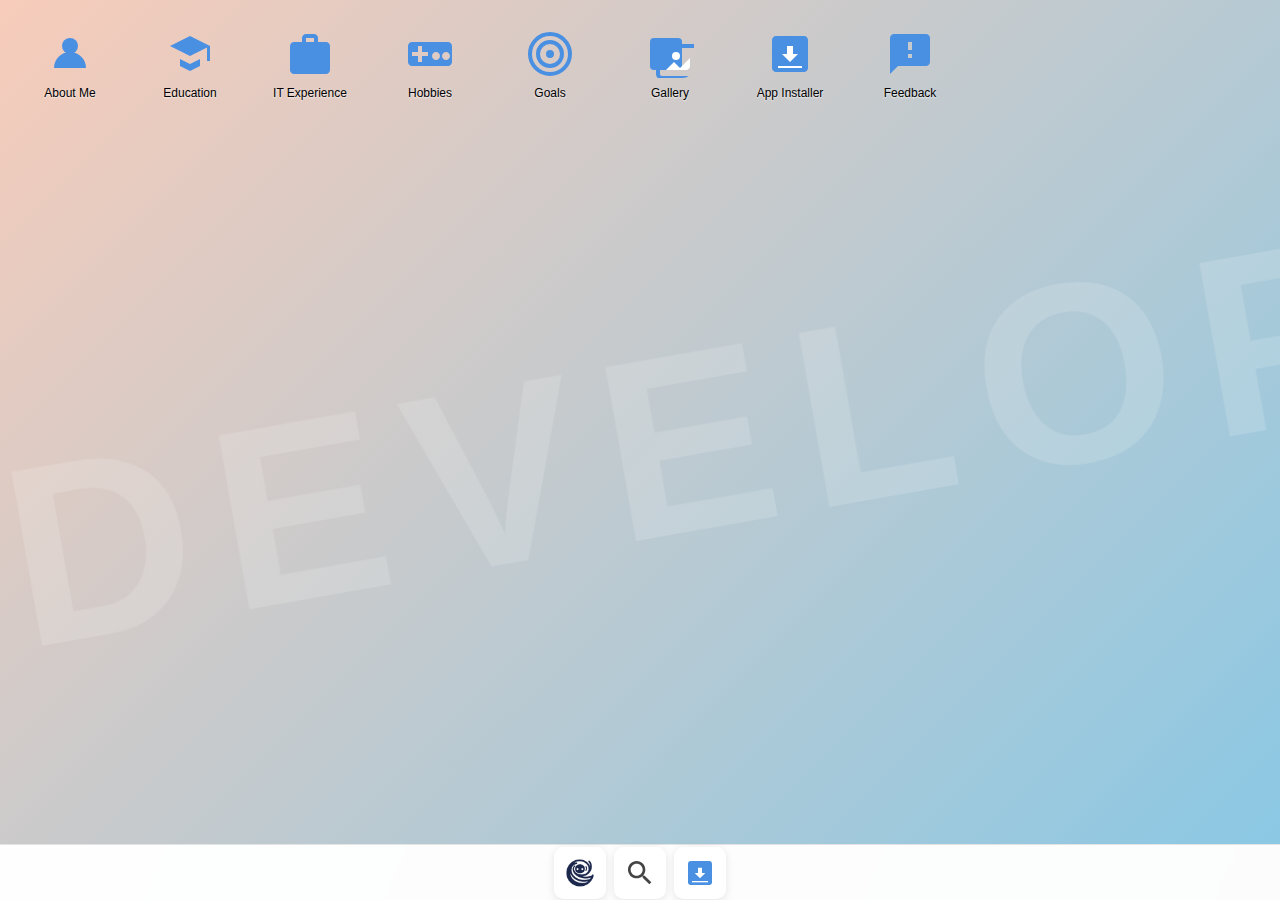
<file: index.html>
<!DOCTYPE html>
<html lang="en">
<head>
    <meta charset="UTF-8">
    <meta name="viewport" content="width=device-width, initial-scale=1.0">
    <title>Michael Cecilio - Portfolio</title>
    <link rel="stylesheet" href="styles/main.css">
</head>
<body>
    <div id="desktop">
        <!-- Desktop icons will be dynamically added here -->
    </div>

    <div class="search-overlay">
        <input type="text" class="search-input" placeholder="Search apps...">
        <div class="search-results"></div>
    </div>

    <div class="ai-overlay">
        <div class="ai-header">
            <div class="ai-header-left">
                <img src="images/round.png" alt="AI Assistant" class="ai-avatar">
                <div class="ai-title">WebOS Assistant</div>
            </div>
            <button class="clear-chat" id="clearChat" title="Clear Chat">
                <img src="images/clear-chat.svg" alt="Clear Chat">
            </button>
        </div>
        <div class="ai-conversation" id="aiConversation">
            <!-- Remove static welcome message - it will be added dynamically -->
        </div>
        <div class="ai-input-container">
            <input type="text" class="ai-input" id="aiInput" placeholder="Type your message...">
            <button class="ai-send-btn" id="aiSendBtn">Send</button>
        </div>
    </div>

    <div id="taskbar">
        <div class="taskbar-content">
            <button class="taskbar-icon" id="start-btn">
                <img src="images/round.png" alt="Start">
            </button>
            <button class="taskbar-icon" id="search-btn">
                <img src="images/search.svg" alt="Search">
            </button>
            <button class="taskbar-icon" id="installer-btn">
                <img src="images/installer.svg" alt="App Installer">
            </button>
        </div>
    </div>

    <script src="scripts/main.js" type="module"></script>
</body>
</html>
</file>
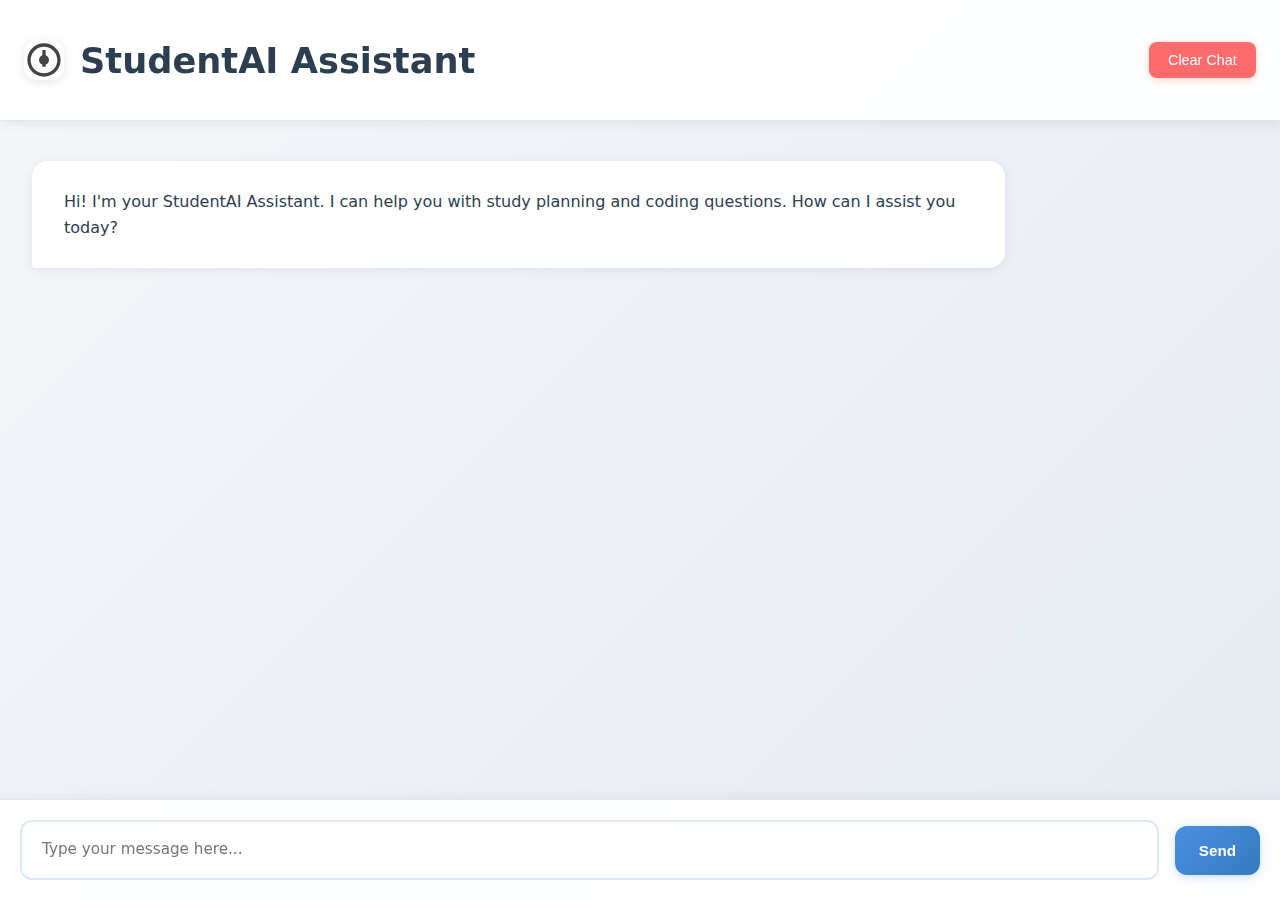
<file: apps/studentai/index.html>
<!DOCTYPE html>
<html lang="en">
<head>
    <meta charset="UTF-8">
    <link rel="stylesheet" href="style.css">
</head>
<body>
    <div class="chat-container">
        <div class="chat-header">
            <img src="../../images/ai-icon.svg" alt="StudentAI" class="ai-avatar">
            <div class="header-title">
                <h1>StudentAI Assistant</h1>
            </div>
            <div class="header-actions">
                <button class="clear-chat" id="clearChat">Clear Chat</button>
            </div>
        </div>
        <div class="chat-messages" id="chatMessages">
            <div class="message ai-message">
                <div class="message-content">Hi! I'm your StudentAI Assistant. I can help you with study planning and coding questions. How can I assist you today?</div>
            </div>
        </div>
        <div class="chat-input">
            <textarea id="userInput" placeholder="Type your message here..." rows="1"></textarea>
            <button id="sendButton">Send</button>
        </div>
    </div>
    <script src="config.js"></script>
    <script src="chat.js"></script>
</body>
</html>
</file>
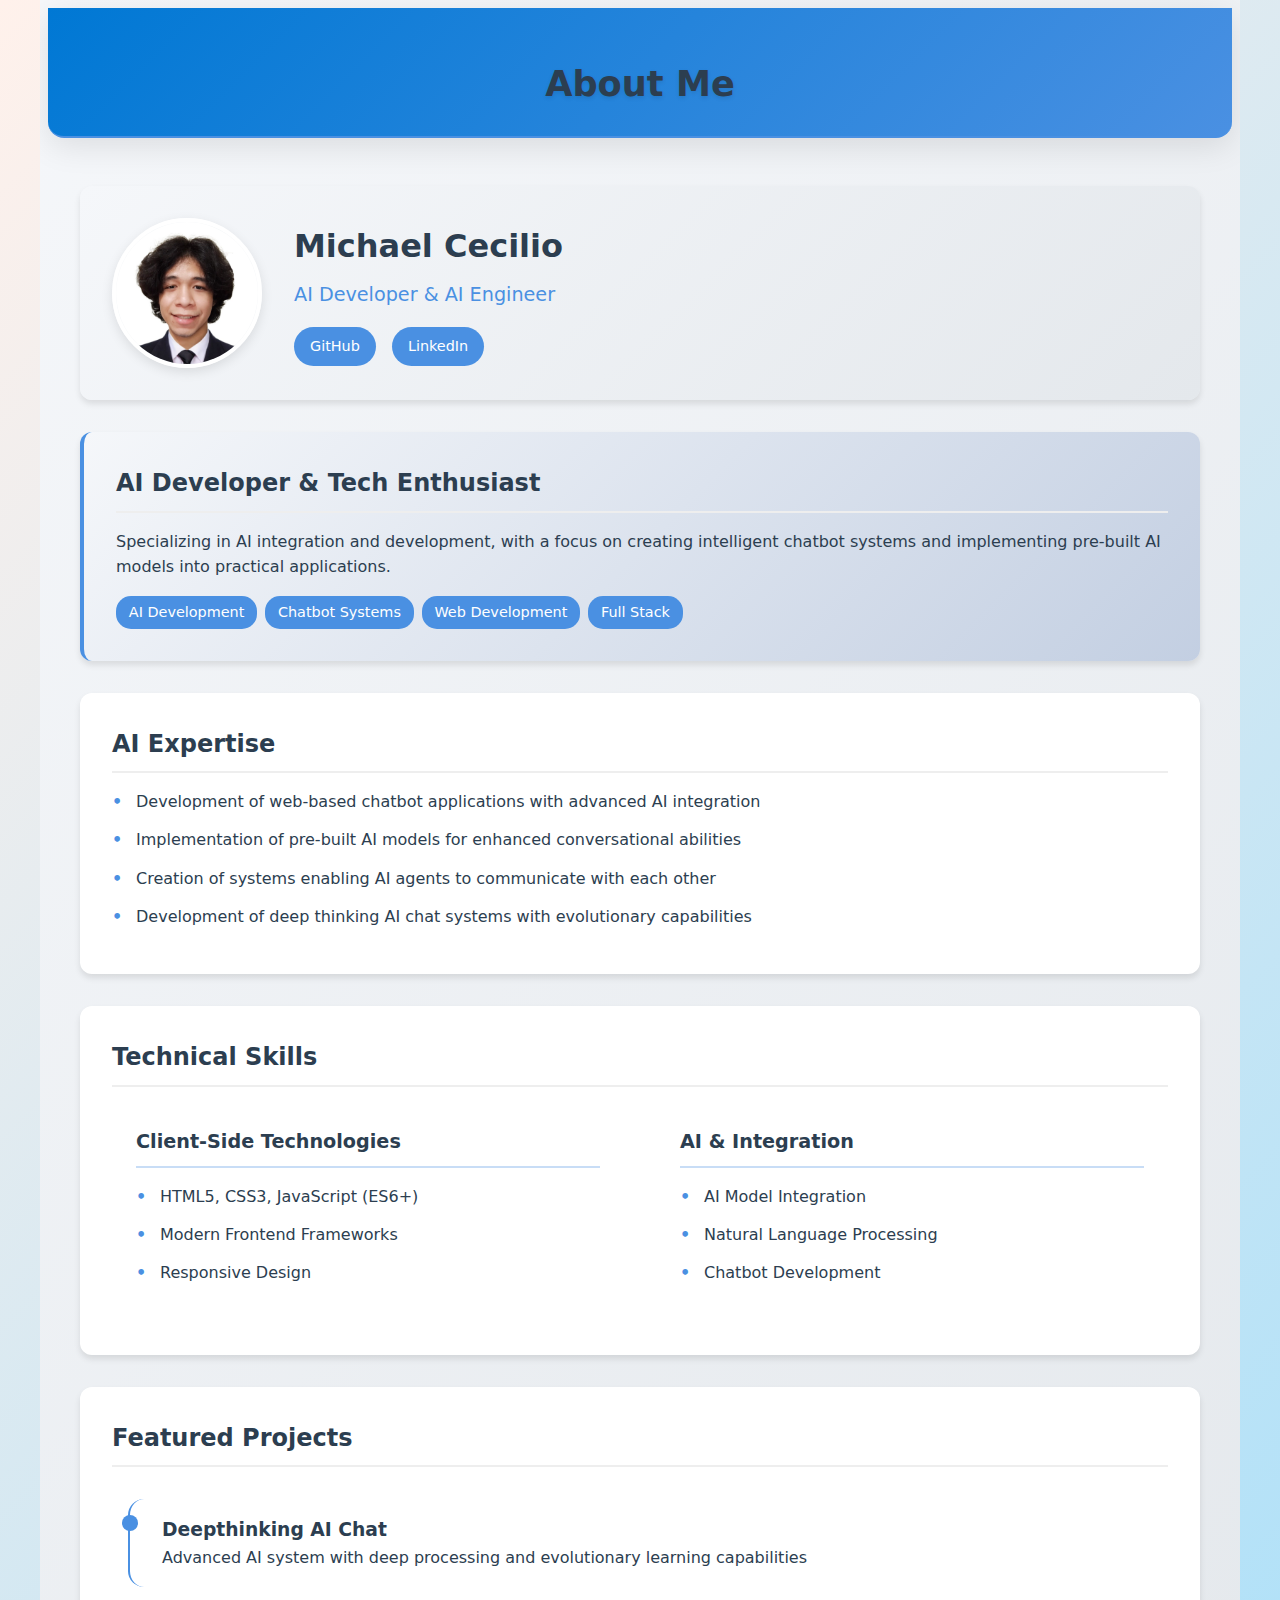
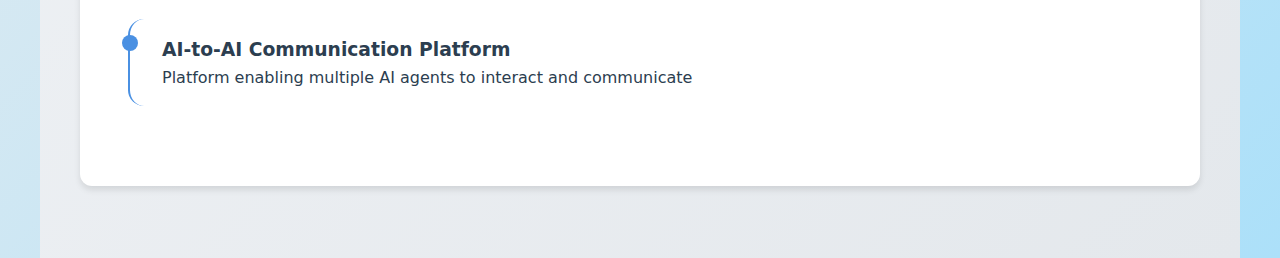
<file: apps/about.html>
<!DOCTYPE html>
<html lang="en">
<head>
    <meta charset="UTF-8">
    <link rel="stylesheet" href="../styles/apps.css">
</head>
<body>
    <div class="app-container">
        <div class="app-header">
            <h1 class="app-title">About Me</h1>
        </div>

        <div class="profile-card content-card">
            <div class="profile-header">
                <div class="profile-image">
                    <img src="../images/profile/me.jpg" alt="Profile Picture">
                </div>
                <div class="profile-info">
                    <h2>Michael Cecilio</h2>
                    <p class="profile-title">AI Developer & AI Engineer</p>
                    <div class="profile-social">
                        <a href="https://github.com/ceciliomichael" target="_blank" rel="noopener noreferrer" class="social-link">GitHub</a>
                        <a href="https://linkedin.com/in/ceciliomichael" target="_blank" rel="noopener noreferrer" class="social-link">LinkedIn</a>
                    </div>
                </div>
            </div>
        </div>

        <div class="content-card highlight-card">
            <h2 class="section-title">AI Developer & Tech Enthusiast</h2>
            <p>Specializing in AI integration and development, with a focus on creating intelligent chatbot systems and implementing pre-built AI models into practical applications.</p>
            <div class="skill-tags">
                <span class="skill-tag">AI Development</span>
                <span class="skill-tag">Chatbot Systems</span>
                <span class="skill-tag">Web Development</span>
                <span class="skill-tag">Full Stack</span>
            </div>
        </div>

        <div class="content-card">
            <h2 class="section-title">AI Expertise</h2>
            <ul>
                <li>Development of web-based chatbot applications with advanced AI integration</li>
                <li>Implementation of pre-built AI models for enhanced conversational abilities</li>
                <li>Creation of systems enabling AI agents to communicate with each other</li>
                <li>Development of deep thinking AI chat systems with evolutionary capabilities</li>
            </ul>
        </div>

        <div class="content-card">
            <h2 class="section-title">Technical Skills</h2>
            <div class="skills-container">
                <div class="skill-category">
                    <h3>Client-Side Technologies</h3>
                    <ul>
                        <li>HTML5, CSS3, JavaScript (ES6+)</li>
                        <li>Modern Frontend Frameworks</li>
                        <li>Responsive Design</li>
                    </ul>
                </div>
                <div class="skill-category">
                    <h3>AI & Integration</h3>
                    <ul>
                        <li>AI Model Integration</li>
                        <li>Natural Language Processing</li>
                        <li>Chatbot Development</li>
                    </ul>
                </div>
            </div>
        </div>

        <div class="content-card">
            <h2 class="section-title">Featured Projects</h2>
            <div class="timeline">
                <div class="timeline-item">
                    <h3>Deepthinking AI Chat</h3>
                    <p>Advanced AI system with deep processing and evolutionary learning capabilities</p>
                </div>
                <div class="timeline-item">
                    <h3>AI-to-AI Communication Platform</h3>
                    <p>Platform enabling multiple AI agents to interact and communicate</p>
                </div>
            </div>
        </div>
    </div>
</body>
</html>
</file>
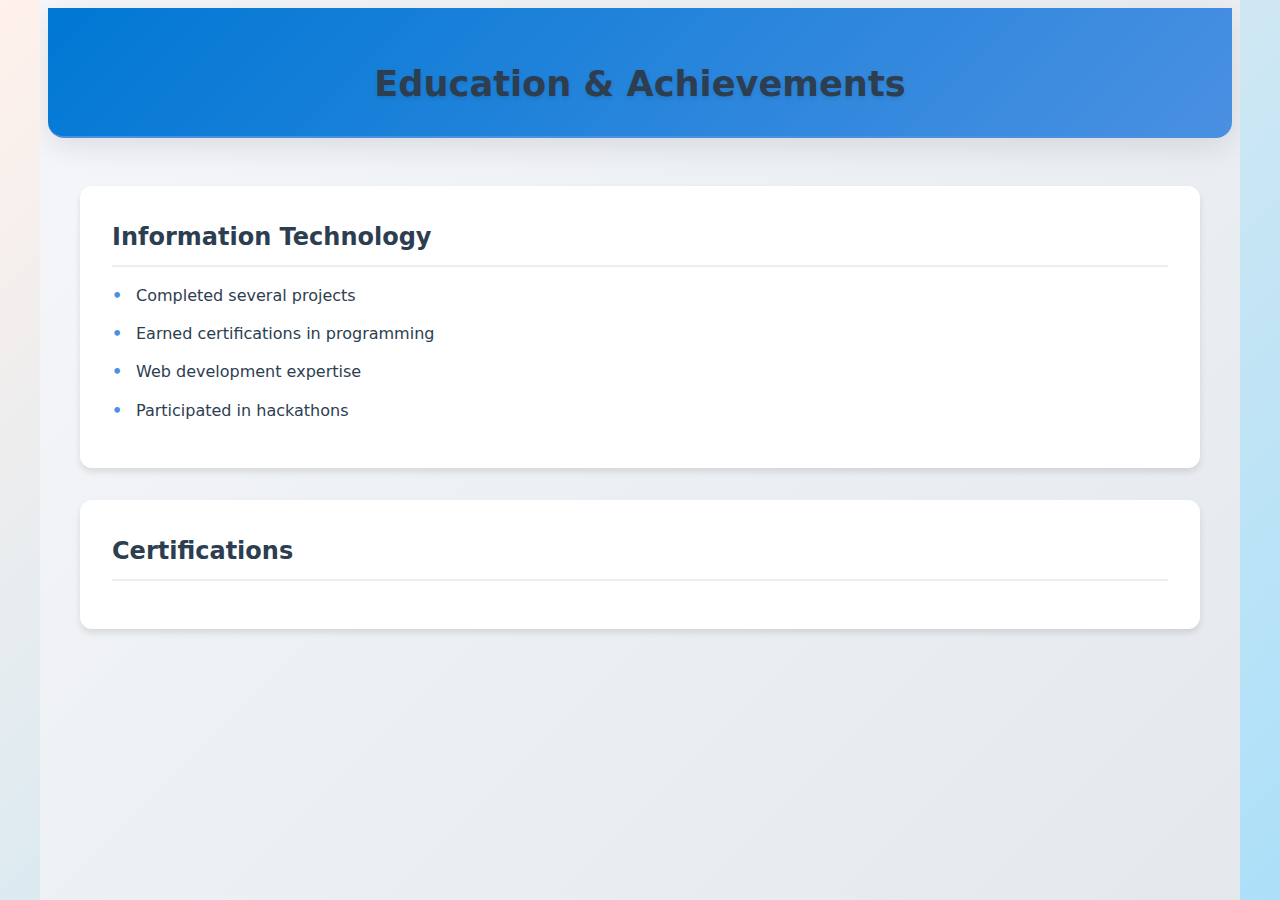
<file: apps/education.html>
<!DOCTYPE html>
<html lang="en">
<head>
    <meta charset="UTF-8">
    <link rel="stylesheet" href="../styles/apps.css">
</head>
<body>
    <div class="app-container">
        <div class="app-header">
            <h1 class="app-title">Education & Achievements</h1>
        </div>
        <div class="content-card">
            <h2 class="section-title">Information Technology</h2>
            <ul>
                <li>Completed several projects</li>
                <li>Earned certifications in programming</li>
                <li>Web development expertise</li>
                <li>Participated in hackathons</li>
            </ul>
        </div>
        <div class="content-card">
            <h2 class="section-title">Certifications</h2>
            <div class="certification-list">
                <!-- Add your certifications here -->
            </div>
        </div>
    </div>
</body>
</html>
</file>
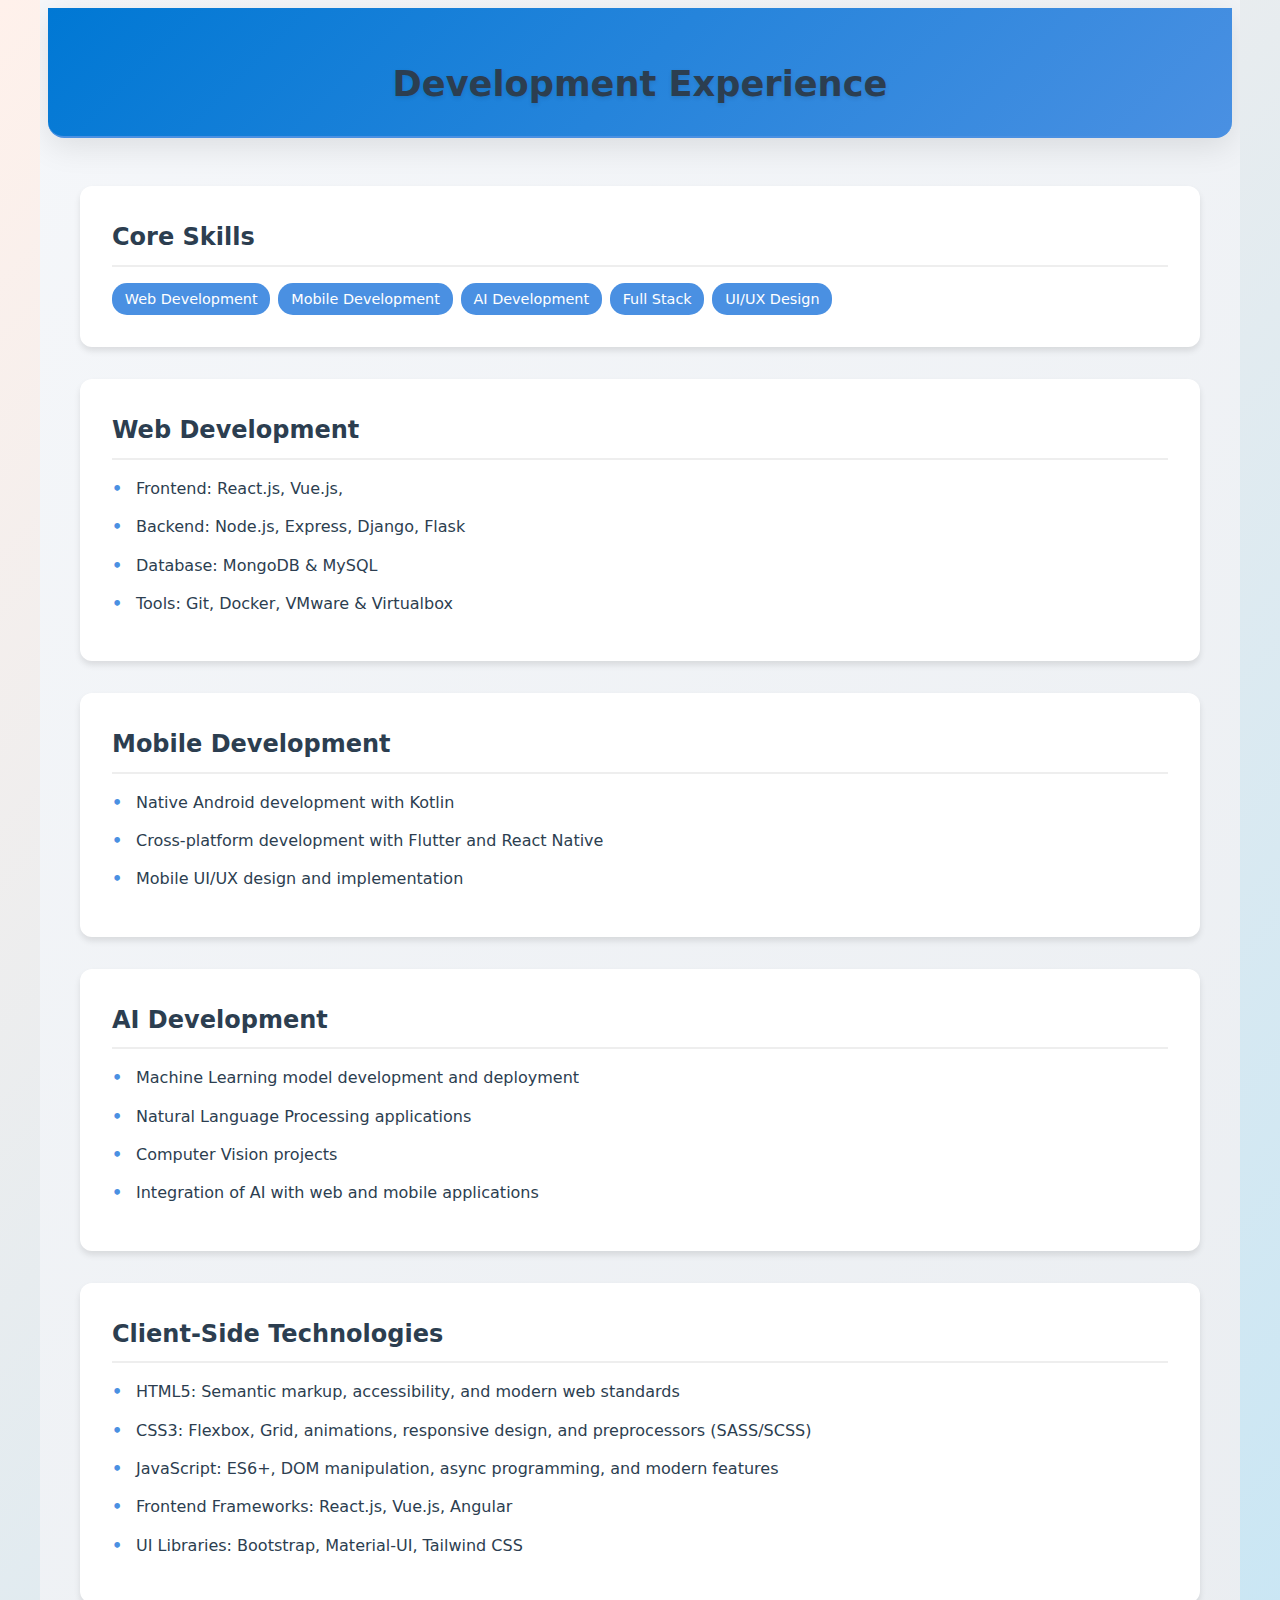
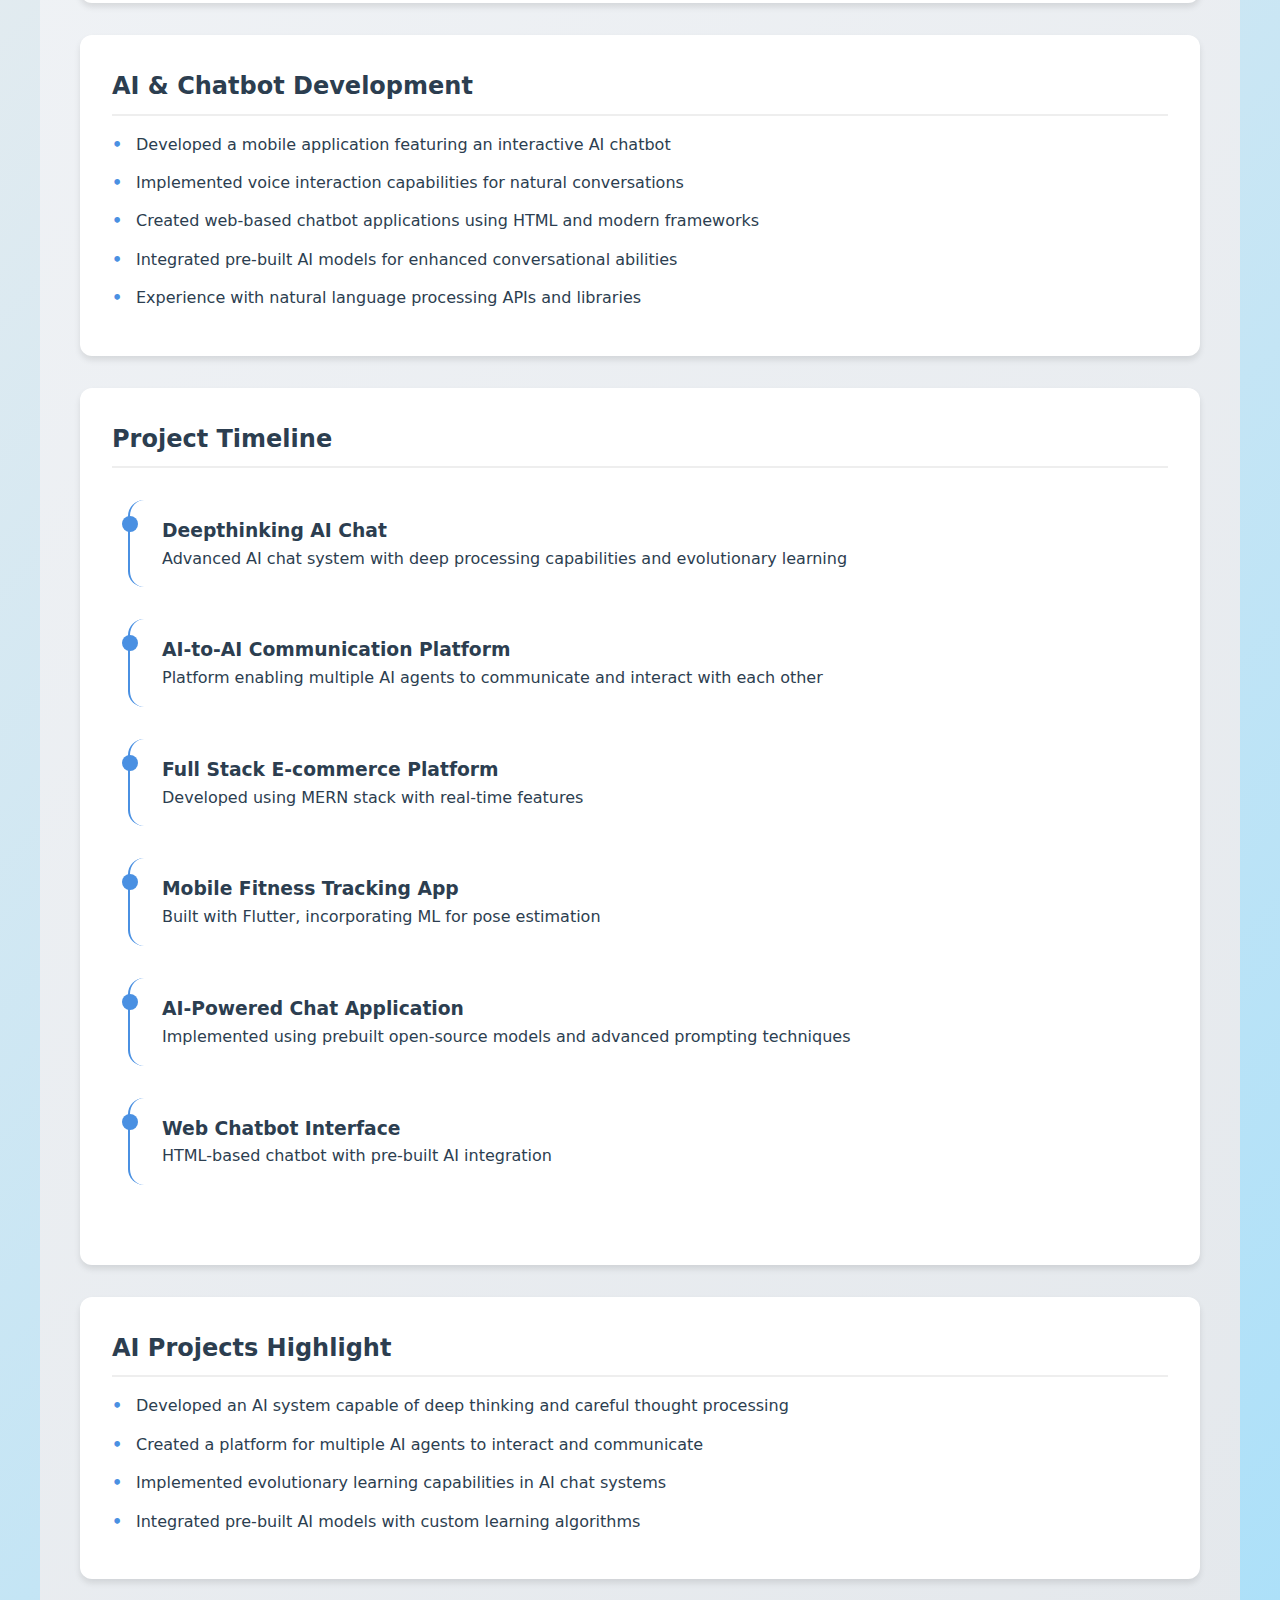
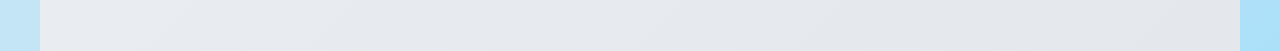
<file: apps/experience.html>
<!DOCTYPE html>
<html lang="en">
<head>
    <meta charset="UTF-8">
    <link rel="stylesheet" href="../styles/apps.css">
</head>
<body>
    <div class="app-container">
        <div class="app-header">
            <h1 class="app-title">Development Experience</h1>
        </div>
        
        <div class="content-card">
            <h2 class="section-title">Core Skills</h2>
            <div class="skill-tags">
                <span class="skill-tag">Web Development</span>
                <span class="skill-tag">Mobile Development</span>
                <span class="skill-tag">AI Development</span>
                <span class="skill-tag">Full Stack</span>
                <span class="skill-tag">UI/UX Design</span>
            </div>
        </div>

        <div class="content-card">
            <h2 class="section-title">Web Development</h2>
            <ul>
                <li>Frontend: React.js, Vue.js, </li>
                <li>Backend: Node.js, Express, Django, Flask</li>
                <li>Database: MongoDB & MySQL</li>
                <li>Tools: Git, Docker, VMware & Virtualbox</li>
            </ul>
        </div>

        <div class="content-card">
            <h2 class="section-title">Mobile Development</h2>
            <ul>
                <li>Native Android development with Kotlin</li>
                <li>Cross-platform development with Flutter and React Native</li>
                <li>Mobile UI/UX design and implementation</li>
            </ul>
        </div>

        <div class="content-card">
            <h2 class="section-title">AI Development</h2>
            <ul>
                <li>Machine Learning model development and deployment</li>
                <li>Natural Language Processing applications</li>
                <li>Computer Vision projects</li>
                <li>Integration of AI with web and mobile applications</li>
            </ul>
        </div>

        <div class="content-card">
            <h2 class="section-title">Client-Side Technologies</h2>
            <ul>
                <li>HTML5: Semantic markup, accessibility, and modern web standards</li>
                <li>CSS3: Flexbox, Grid, animations, responsive design, and preprocessors (SASS/SCSS)</li>
                <li>JavaScript: ES6+, DOM manipulation, async programming, and modern features</li>
                <li>Frontend Frameworks: React.js, Vue.js, Angular</li>
                <li>UI Libraries: Bootstrap, Material-UI, Tailwind CSS</li>
            </ul>
        </div>

        <div class="content-card">
            <h2 class="section-title">AI & Chatbot Development</h2>
            <ul>
                <li>Developed a mobile application featuring an interactive AI chatbot</li>
                <li>Implemented voice interaction capabilities for natural conversations</li>
                <li>Created web-based chatbot applications using HTML and modern frameworks</li>
                <li>Integrated pre-built AI models for enhanced conversational abilities</li>
                <li>Experience with natural language processing APIs and libraries</li>
            </ul>
        </div>

        <div class="content-card">
            <h2 class="section-title">Project Timeline</h2>
            <div class="timeline">
                <div class="timeline-item">
                    <h3>Deepthinking AI Chat</h3>
                    <p>Advanced AI chat system with deep processing capabilities and evolutionary learning</p>
                </div>
                <div class="timeline-item">
                    <h3>AI-to-AI Communication Platform</h3>
                    <p>Platform enabling multiple AI agents to communicate and interact with each other</p>
                </div>
                <div class="timeline-item">
                    <h3>Full Stack E-commerce Platform</h3>
                    <p>Developed using MERN stack with real-time features</p>
                </div>
                <div class="timeline-item">
                    <h3>Mobile Fitness Tracking App</h3>
                    <p>Built with Flutter, incorporating ML for pose estimation</p>
                </div>
                <div class="timeline-item">
                    <h3>AI-Powered Chat Application</h3>
                    <p>Implemented using prebuilt open-source models and advanced prompting techniques</p>
                </div>
                <div class="timeline-item">
                    <h3>Web Chatbot Interface</h3>
                    <p>HTML-based chatbot with pre-built AI integration</p>
                </div>
            </div>
        </div>

        <div class="content-card">
            <h2 class="section-title">AI Projects Highlight</h2>
            <ul>
                <li>Developed an AI system capable of deep thinking and careful thought processing</li>
                <li>Created a platform for multiple AI agents to interact and communicate</li>
                <li>Implemented evolutionary learning capabilities in AI chat systems</li>
                <li>Integrated pre-built AI models with custom learning algorithms</li>
            </ul>
        </div>
    </div>
</body>
</html>
</file>
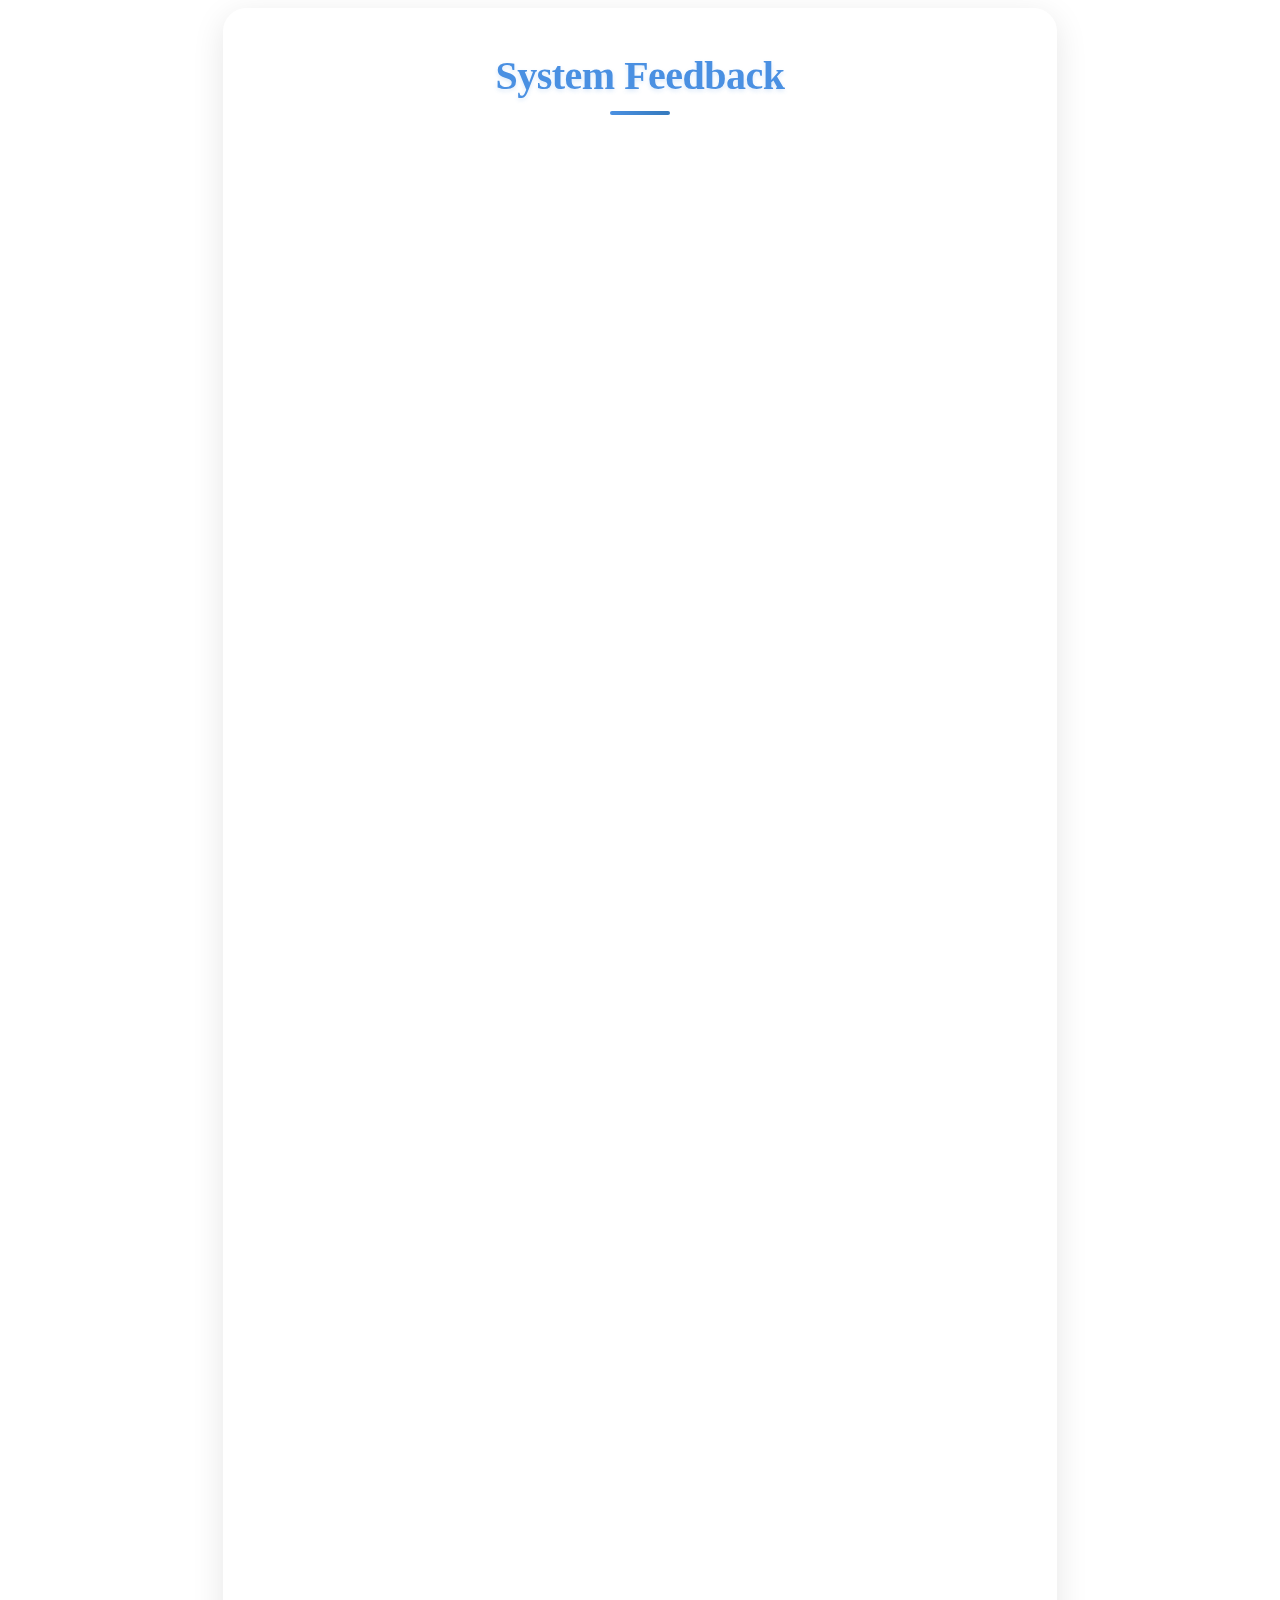
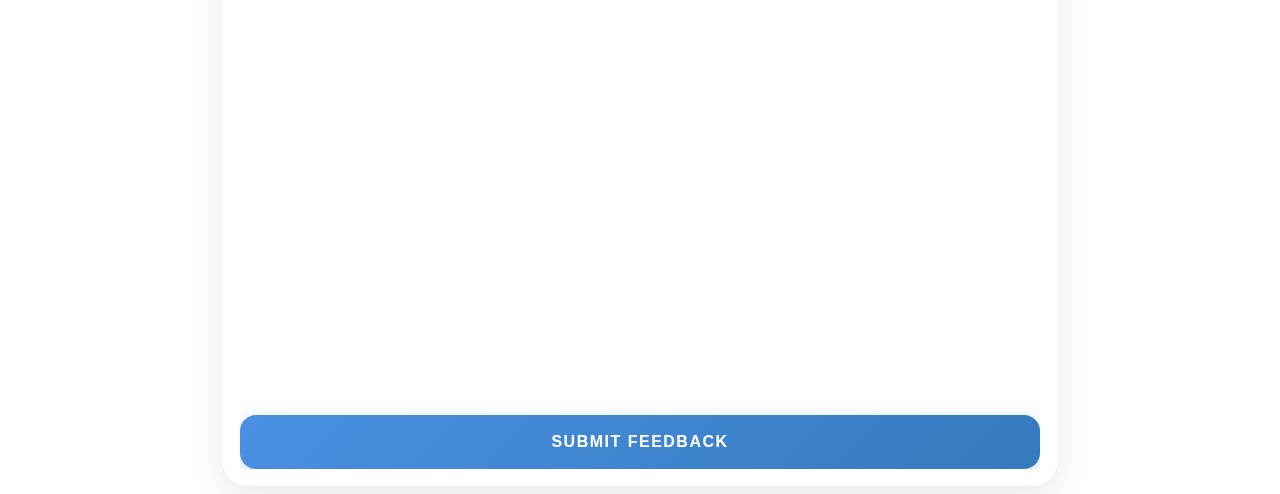
<file: apps/feedback.html>
<!DOCTYPE html>
<html lang="en">
<head>
    <meta charset="UTF-8">
    <meta name="viewport" content="width=device-width, initial-scale=1.0">
    <title>Feedback Form</title>
    <link rel="stylesheet" href="feedback.css">
</head>
<body>
    <div class="app-container">
        <h1>System Feedback</h1>
        <form id="feedbackForm">
            <div class="sections-container">
                <div class="section">
                    <h2>Interface Experience</h2>
                    <div class="question">
                        <label>How would you rate the WebOS interface?</label>
                        <div class="radio-group">
                            <label class="input-height">
                                <input type="radio" name="interface" value="Exceptional" required>
                                <span>Exceptional - Very intuitive and smooth</span>
                            </label>
                            <label class="input-height">
                                <input type="radio" name="interface" value="Good">
                                <span>Good - Easy to use</span>
                            </label>
                            <label class="input-height">
                                <input type="radio" name="interface" value="Average">
                                <span>Average - Works as expected</span>
                            </label>
                            <label class="input-height">
                                <input type="radio" name="interface" value="Needs Improvement">
                                <span>Needs Improvement</span>
                            </label>
                            <label class="input-height">
                                <input type="radio" name="interface" value="Poor">
                                <span>Poor - Difficult to use</span>
                            </label>
                        </div>
                    </div>
                </div>

                <div class="section">
                    <h2>Features & AI Assistant</h2>
                    <div class="question">
                        <label>Which features enhance your experience?</label>
                        <div class="checkbox-group">
                            <label class="input-height">
                                <input type="checkbox" name="features" value="Window Management">
                                <span>Window Management System</span>
                            </label>
                            <label class="input-height">
                                <input type="checkbox" name="features" value="Search">
                                <span>Quick Search Function</span>
                            </label>
                            <label class="input-height">
                                <input type="checkbox" name="features" value="AI Assistant">
                                <span>Zora AI Assistant</span>
                            </label>
                            <label class="input-height">
                                <input type="checkbox" name="features" value="App Installation">
                                <span>App Installation System</span>
                            </label>
                            <label class="input-height">
                                <input type="checkbox" name="features" value="UI Design">
                                <span>Modern UI Design</span>
                            </label>
                        </div>
                    </div>
                </div>

                <div class="section">
                    <h2>Performance & Reliability</h2>
                    <div class="question">
                        <label>How smooth is the system performance?</label>
                        <select name="performance" required class="input-height">
                            <option value="">Select your experience...</option>
                            <option value="Excellent">Excellent - No lag or issues</option>
                            <option value="Good">Good - Minor occasional delays</option>
                            <option value="Average">Average - Some performance issues</option>
                            <option value="Fair">Fair - Notable performance problems</option>
                            <option value="Poor">Poor - Significant issues</option>
                        </select>
                    </div>
                </div>

                <div class="section">
                    <h2>Suggestions</h2>
                    <div class="question">
                        <label>What features or improvements would you like to see?</label>
                        <textarea name="suggestions" rows="4" placeholder="Share your ideas for making the system better..."></textarea>
                    </div>
                </div>
            </div>
            <button type="submit" class="submit-btn">Submit Feedback</button>
        </form>
    </div>
    <script src="feedback.js"></script>
</body>
</html>
</file>
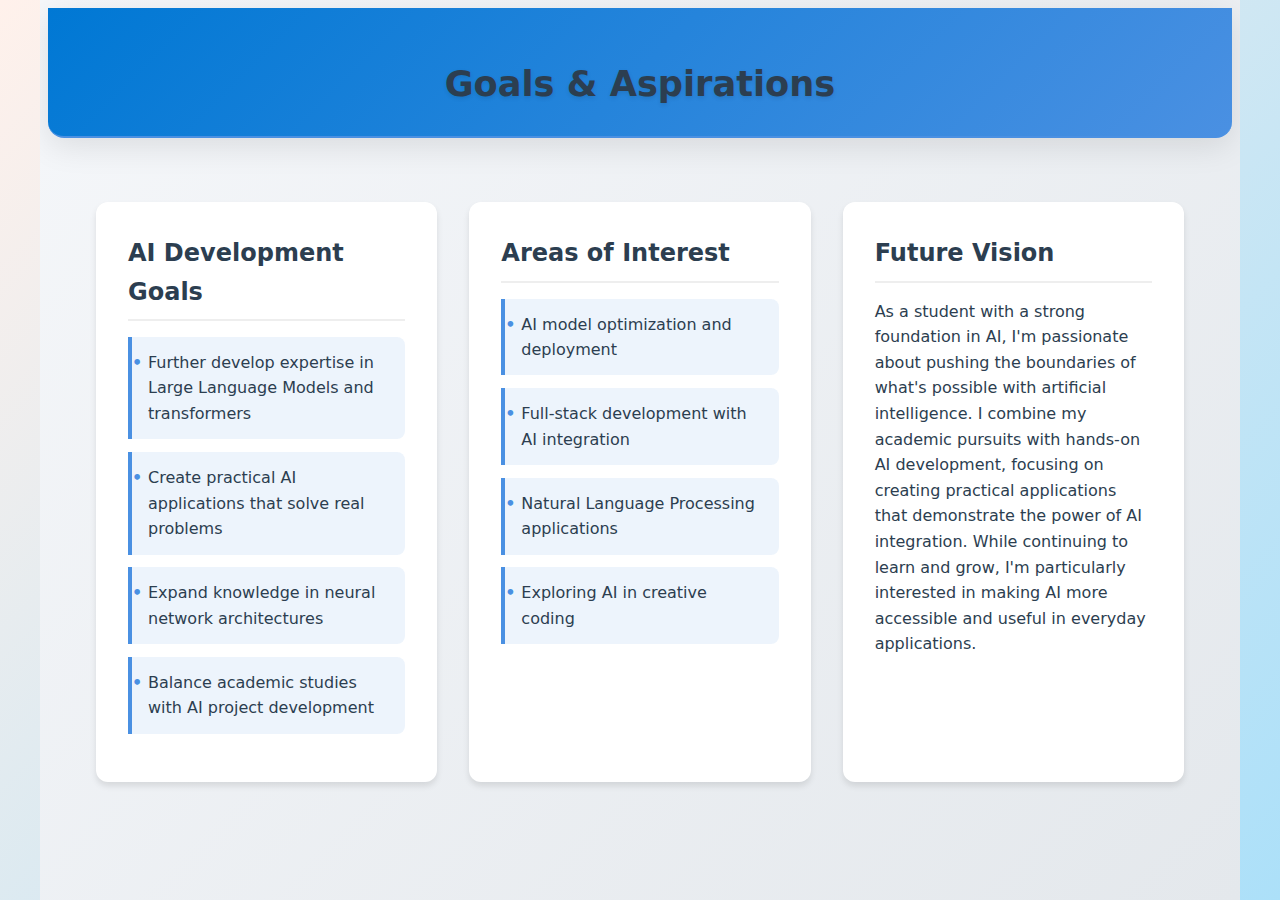
<file: apps/goals.html>
<!DOCTYPE html>
<html lang="en">
<head>
    <meta charset="UTF-8">
    <link rel="stylesheet" href="../styles/apps.css">
</head>
<body>
    <div class="app-container">
        <div class="app-header">
            <h1 class="app-title">Goals & Aspirations</h1>
        </div>
        <div class="goals-grid">
            <div class="content-card">
                <h2 class="section-title">AI Development Goals</h2>
                <ul class="goal-list">
                    <li>Further develop expertise in Large Language Models and transformers</li>
                    <li>Create practical AI applications that solve real problems</li>
                    <li>Expand knowledge in neural network architectures</li>
                    <li>Balance academic studies with AI project development</li>
                </ul>
            </div>
            <div class="content-card">
                <h2 class="section-title">Areas of Interest</h2>
                <ul class="goal-list">
                    <li>AI model optimization and deployment</li>
                    <li>Full-stack development with AI integration</li>
                    <li>Natural Language Processing applications</li>
                    <li>Exploring AI in creative coding</li>
                </ul>
            </div>
            <div class="content-card">
                <h2 class="section-title">Future Vision</h2>
                <p>As a student with a strong foundation in AI, I'm passionate about pushing the boundaries of what's possible with artificial intelligence. I combine my academic pursuits with hands-on AI development, focusing on creating practical applications that demonstrate the power of AI integration. While continuing to learn and grow, I'm particularly interested in making AI more accessible and useful in everyday applications.</p>
            </div>
        </div>
    </div>
</body>
</html>
</file>
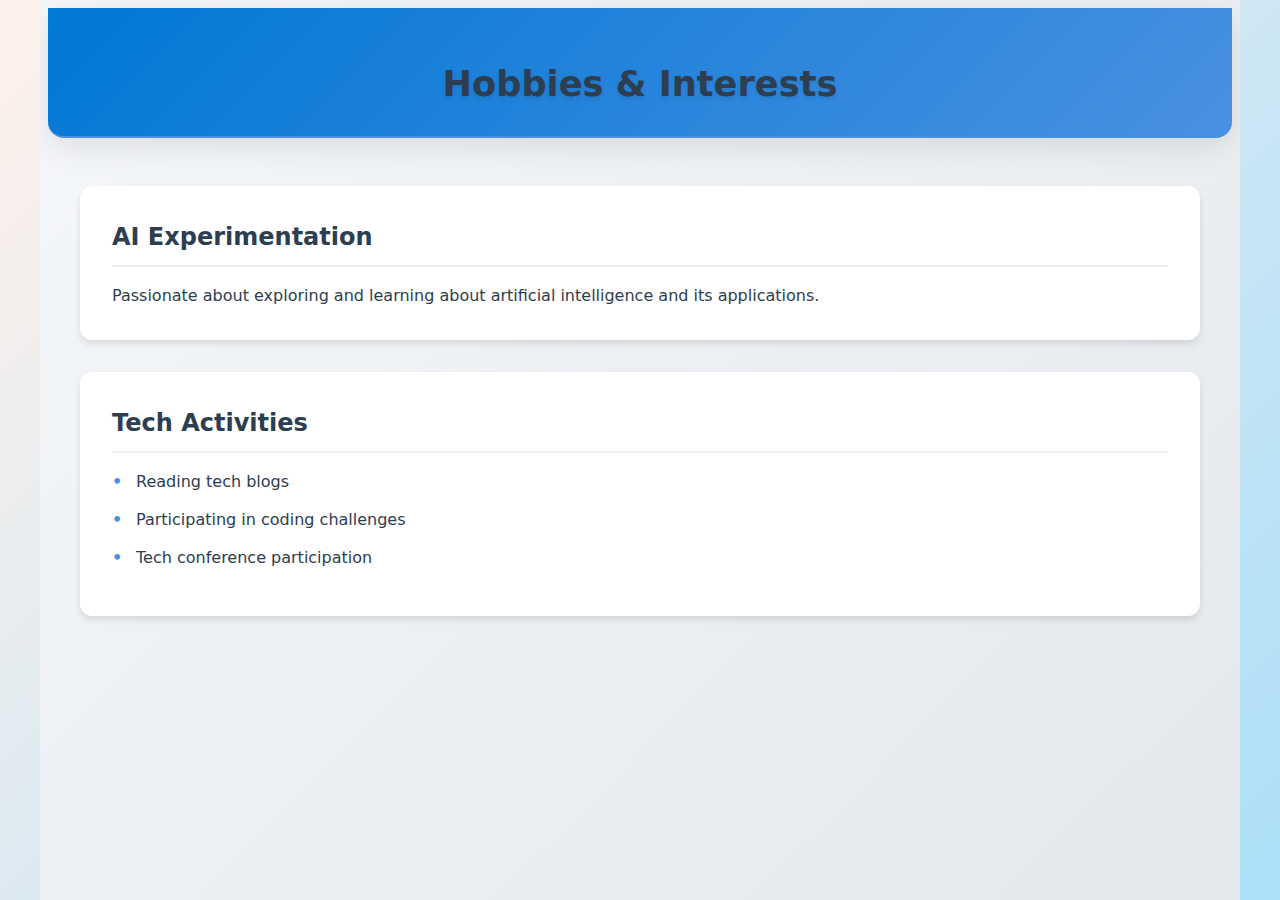
<file: apps/hobbies.html>
<!DOCTYPE html>
<html lang="en">
<head>
    <meta charset="UTF-8">
    <link rel="stylesheet" href="../styles/apps.css">
</head>
<body>
    <div class="app-container">
        <div class="app-header">
            <h1 class="app-title">Hobbies & Interests</h1>
        </div>
        <div class="content-card">
            <h2 class="section-title">AI Experimentation</h2>
            <p>Passionate about exploring and learning about artificial intelligence and its applications.</p>
        </div>
        <div class="content-card">
            <h2 class="section-title">Tech Activities</h2>
            <ul>
                <li>Reading tech blogs</li>
                <li>Participating in coding challenges</li>
                <li>Tech conference participation</li>
            </ul>
        </div>
    </div>
</body>
</html>
</file>
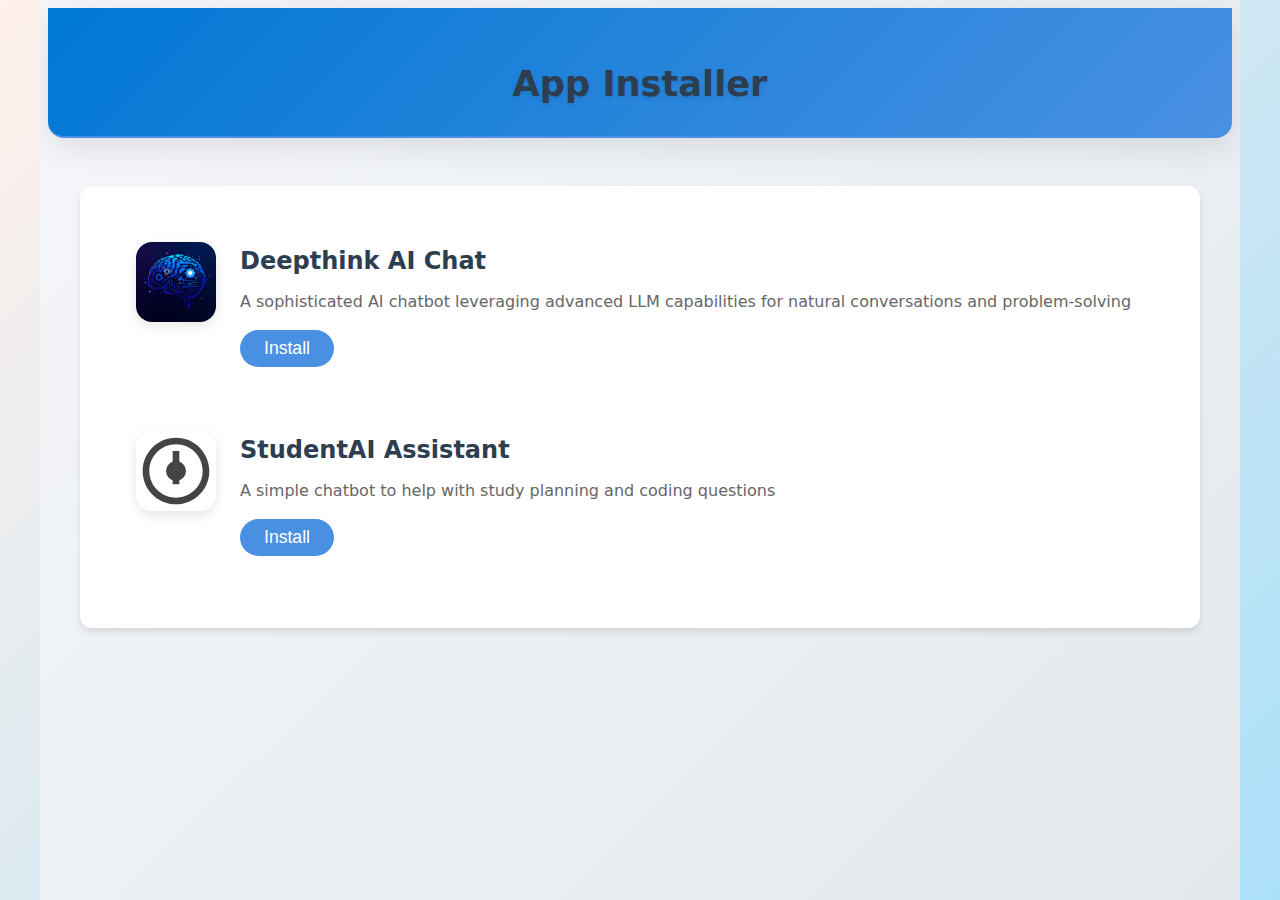
<file: apps/installer.html>
<!DOCTYPE html>
<html lang="en">
<head>
    <meta charset="UTF-8">
    <link rel="stylesheet" href="../styles/apps.css">
</head>
<body>
    <div class="app-container">
        <div class="app-header">
            <h1 class="app-title">App Installer</h1>
        </div>
        <div class="content-card">
            <div class="app-store-item">
                <img src="https://ceciliomichael.github.io/webprogpersonalwebsite/images/icons/deepthink.png" alt="Deepthink AI" class="app-logo">
                <div class="app-info">
                    <h2>Deepthink AI Chat</h2>
                    <p>A sophisticated AI chatbot leveraging advanced LLM capabilities for natural conversations and problem-solving</p>
                    <div class="button-group">
                        <button class="install-button" data-app-id="deepthink" data-app-url="https://deepthink2.vercel.app/">
                            <span class="install-text">Install</span>
                        </button>
                        <button class="uninstall-button" data-app-id="deepthink" style="display: none;">
                            <span>Uninstall</span>
                        </button>
                    </div>
                </div>
            </div>
            <div class="app-store-item">
                <img src="../images/ai-icon.svg" alt="StudentAI Chat" class="app-logo">
                <div class="app-info">
                    <h2>StudentAI Assistant</h2>
                    <p>A simple chatbot to help with study planning and coding questions</p>
                    <div class="button-group">
                        <button class="install-button" data-app-id="studentai" data-app-url="apps/studentai/index.html">
                            <span class="install-text">Install</span>
                        </button>
                        <button class="uninstall-button" data-app-id="studentai" style="display: none;">
                            <span>Uninstall</span>
                        </button>
                    </div>
                </div>
            </div>
        </div>
    </div>

    <script>
        function updateButtons(appId, isInstalled) {
            const installBtn = document.querySelector(`.install-button[data-app-id="${appId}"]`);
            const uninstallBtn = document.querySelector(`.uninstall-button[data-app-id="${appId}"]`);
            
            if (isInstalled) {
                installBtn.classList.add('installed');
                installBtn.disabled = true;
                installBtn.querySelector('.install-text').textContent = 'Installed';
                uninstallBtn.style.display = 'block';
            } else {
                installBtn.classList.remove('installed');
                installBtn.disabled = false;
                installBtn.querySelector('.install-text').textContent = 'Install';
                uninstallBtn.style.display = 'none';
            }
        }

        // Check installation status on load
        document.addEventListener('DOMContentLoaded', () => {
            const installedApps = JSON.parse(localStorage.getItem('installedApps') || '{}');
            Object.keys(installedApps).forEach(appId => {
                updateButtons(appId, true);
            });
        });

        document.querySelectorAll('.install-button').forEach(button => {
            button.addEventListener('click', async () => {
                const appId = button.dataset.appId;
                const appUrl = button.dataset.appUrl;
                
                // Define app details based on appId
                let appDetails = {
                    deepthink: {
                        title: 'Deepthink AI',
                        icon: 'https://ceciliomichael.github.io/webprogpersonalwebsite/images/icons/deepthink.png'
                    },
                    studentai: {
                        title: 'StudentAI Assistant',
                        icon: '../images/ai-icon.svg'
                    }
                };

                window.parent.postMessage({
                    type: 'INSTALL_APP',
                    app: {
                        id: appId,
                        title: appDetails[appId].title,
                        icon: appDetails[appId].icon,
                        url: appUrl
                    }
                }, '*');

                updateButtons(appId, true);
            });
        });

        document.querySelectorAll('.uninstall-button').forEach(button => {
            button.addEventListener('click', () => {
                const appId = button.dataset.appId;
                
                window.parent.postMessage({
                    type: 'UNINSTALL_APP',
                    appId: appId
                }, '*');

                updateButtons(appId, false);
            });
        });
    </script>
</body>
</html>
</file>
<file: styles/main.css>
* {
    margin: 0;
    padding: 0;
    box-sizing: border-box;
}

body {
    font-family: 'Segoe UI', sans-serif;
    height: 100vh;
    background: linear-gradient(120deg, #f8f9fa 0%, #e9ecef 100%);
    color: #212529;
    overflow: hidden;
}

#desktop {
    height: calc(100vh - 56px);
    position: relative;
    background: linear-gradient(135deg, #f7ccba 0%, #8bc8e4 100%);
    padding: 20px;
    display: grid;
    grid-template-columns: repeat(auto-fill, 100px);
    gap: 20px;
    overflow-y: auto;
    overflow-x: hidden;
    position: relative;
}

#desktop::before {
    content: "DEVELOPMENT";
    position: fixed;
    font-size: 20vw;
    font-weight: 900;
    color: rgba(255, 255, 255, 0.15);
    white-space: nowrap;
    z-index: 0;
    top: 50%;
    left: 50%;
    transform: translate(-50%, -50%) rotate(-10deg);
    pointer-events: none;
    font-family: 'Segoe UI', sans-serif;
    letter-spacing: 0.1em;
    user-select: none;
    width: 100%;
    text-align: center;
}

.desktop-icon {
    width: 100px;
    height: 100px;
    display: flex;
    flex-direction: column;
    align-items: center;
    cursor: pointer;
    padding: 10px;
    border-radius: 8px;
}

.desktop-icon:hover {
    background: rgba(255, 255, 255, 0.2);
}

.desktop-icon img {
    width: 48px;
    height: 48px;
    margin-bottom: 8px;
    border-radius: 12px;
    transition: transform 0.2s ease-out;
}

.desktop-icon:hover img {
    transform: scale(1.05);
}

.desktop-icon span {
    color: #000;
    text-align: center;
    font-size: 12px;
    text-shadow: 0 1px 2px rgba(255, 255, 255, 0.8);
}

.window {
    position: absolute;
    background: rgba(255, 255, 255, 0.95);
    border-radius: 12px;
    box-shadow: 0 8px 32px rgba(0, 0, 0, 0.2);
    min-width: 800px;
    min-height: 600px;
    width: 1200px;
    height: 80vh;
    display: flex;
    flex-direction: column;
    resize: both;
    overflow: hidden;
    backdrop-filter: blur(10px);
    border: 1px solid rgba(255, 255, 255, 0.5);
    transform-origin: center;
    padding: 0; /* Add this */
    margin: 0; /* Add this */
}

.window.maximized {
    width: 100% !important;
    height: calc(100vh - 56px) !important;
    top: 0 !important;
    left: 0 !important;
    transition: width 0.3s, height 0.3s;
}

.window-header {
    padding: 12px 16px;
    background: rgba(255, 255, 255, 0.9);
    border-bottom: 1px solid rgba(0, 0, 0, 0.1);
    display: flex;
    align-items: center;
    justify-content: space-between;
    cursor: move;
}

.window-title {
    margin-left: 8px;
    font-size: 14px;
}

.window-controls {
    display: flex;
    gap: 4px;
}

.window-control {
    width: 32px;
    height: 32px;
    border: none;
    border-radius: 50%;
    cursor: pointer;
    display: flex;
    align-items: center;
    justify-content: center;
    transition: background-color 0.2s, filter 0.2s;
    margin-left: 8px;
    font-size: 16px;
}

.window-control.close {
    background: #ff5f57;
}

.window-control.maximize {
    background: #28c940;
}

.window-control.minimize {
    background: #ffbd2e;
}

.window-control:hover {
    filter: brightness(0.9);
}

.window-content {
    flex: 1;
    overflow: hidden;
    padding: 0; /* Add this */
    margin: 0; /* Add this */
    display: flex; /* Add this */
}

.window-content iframe {
    width: 100%;
    height: 100%;
    border: none;
    margin: 0; /* Add this */
    padding: 0; /* Add this */
    display: block; /* Add this */
}

.window-resize-handle {
    position: absolute;
    width: 10px;
    height: 10px;
    background: transparent;
    cursor: se-resize;
    bottom: 0;
    right: 0;
}

#taskbar {
    position: fixed;
    bottom: 0;
    width: 100%;
    height: 56px;
    background: rgba(255, 255, 255, 0.85);
    backdrop-filter: blur(20px);
    border-top: 1px solid rgba(0, 0, 0, 0.1);
}

.taskbar-content {
    display: flex;
    justify-content: center;
    align-items: center;
    height: 100%;
    gap: 8px;
    padding: 0 16px;
}

.taskbar-icon {
    width: 52px;  /* Slightly larger container */
    height: 52px;
    border: none;
    background: rgba(255, 255, 255, 0.9);
    cursor: pointer;
    border-radius: 10px;
    display: flex;
    align-items: center;
    justify-content: center;
    transition: background-color 0.2s, transform 0.2s;
    box-shadow: 0 2px 8px rgba(0, 0, 0, 0.1);
    position: relative;
    overflow: hidden;
}

.taskbar-icon:hover {
    background: linear-gradient(120deg, #a1c4fd 0%, #c2e9fb 100%);
    transform: translateY(-2px);
}

.taskbar-icon.active {
    background: linear-gradient(120deg, #a1c4fd 0%, #c2e9fb 100%);
}

/* Remove these styles as they're no longer needed */
.taskbar-icon.running::after {
    display: none;
}

.taskbar-icon.running.active::after {
    display: none;
}

.taskbar-icon img {
    width: 32px;  /* Bigger icon size */
    height: 32px;
    border-radius: 8px;  /* Rounded corners for icons */
    transition: transform 0.2s;
}

.taskbar-icon:hover img {
    transform: scale(1.1);
}

@keyframes windowShow {
    from { transform: scale(0.8); opacity: 0; }
    to { transform: scale(1); opacity: 1; }
}

@keyframes windowHide {
    from { transform: scale(1); opacity: 1; }
    to { transform: scale(0.8); opacity: 0; }
}

@keyframes windowMaximize {
    from { transform: scale(0.98); }
    to { transform: scale(1); }
}

@keyframes windowUnmaximize {
    from { transform: scale(1.02); }
    to { transform: scale(1); }
}

.search-overlay {
    display: none;
    position: fixed;
    bottom: 56px;
    left: 50%;
    transform: translateX(-50%);
    width: 400px;
    background: rgba(255, 255, 255, 0.95);
    border-radius: 12px;
    box-shadow: 0 -4px 32px rgba(0, 0, 0, 0.2);
    padding: 16px;
    backdrop-filter: blur(10px);
    z-index: 1000;
    height: 368px; /* Fixed total height (280px results + 16px padding + 56px input + 16px margin) */
}

.search-overlay.active {
    display: block;
    animation: slideUp 0.3s ease-out;
}

.search-input {
    width: 100%;
    padding: 12px;
    border: none;
    border-radius: 8px;
    background: rgba(0, 0, 0, 0.05);
    margin-bottom: 16px;
    font-size: 16px;
}

.search-results {
    height: 280px; /* Fixed height for 5 items (52px * 5 + padding + margins) */
    min-height: 280px;
    max-height: 280px;
    overflow-y: auto;
    padding: 8px;
    display: flex;
    flex-direction: column;
}

.search-result {
    flex-shrink: 0; /* Prevent compression */
    height: 52px;
    margin-bottom: 4px;
    display: flex;
    align-items: center;
    padding: 12px;
    cursor: pointer;
    border-radius: 8px;
    transition: all 0.2s ease-out;
    background: transparent;
}

.search-result:hover {
    background: rgba(161, 196, 253, 0.2);
    transform: translateX(4px);
    box-shadow: 0 2px 8px rgba(0, 0, 0, 0.1);
}

.search-result img {
    width: 24px;
    height: 24px;
    margin-right: 12px;
    transition: transform 0.2s ease-out;
}

.search-result:hover img {
    transform: scale(1.1);
}

.search-result span {
    color: #333;
    font-size: 14px;
    font-weight: 500;
    transition: color 0.2s ease-out;
}

.search-result:hover span {
    color: #4A90E2;
}

.search-result:last-child {
    margin-bottom: 0;
}

@keyframes slideUp {
    from { transform: translate(-50%, 20px); opacity: 0; }
    to { transform: translate(-50%, 0); opacity: 1; }
}

/* Update scrollbar style to match apps.css */
::-webkit-scrollbar {
    width: 10px;
}

::-webkit-scrollbar-track {
    background: #f1f1f1;
}

::-webkit-scrollbar-thumb {
    background: #c1c1c1;
    border-radius: 4px;
    border: 2px solid #f1f1f1;
}

::-webkit-scrollbar-thumb:hover {
    background: #a8a8a8;
}

/* ...existing code... */

.ai-overlay {
    display: none;
    position: fixed;
    bottom: 56px;
    left: 50%;
    transform: translateX(-50%);
    width: 600px;
    background: linear-gradient(135deg, rgba(255, 255, 255, 0.95) 0%, rgba(236, 245, 255, 0.95) 100%);
    border-radius: 20px;
    box-shadow: 0 -4px 32px rgba(0, 0, 0, 0.1),
                inset 0 2px 4px rgba(255, 255, 255, 0.5);
    padding: 20px;
    backdrop-filter: blur(10px);
    z-index: 1000;
    border: 1px solid rgba(255, 255, 255, 0.8);
    background-image: url('../images/ai-pattern.svg');
}

.ai-overlay.active {
    display: block;
    animation: slideUpAI 0.3s ease-out;
}

.ai-header {
    display: flex;
    align-items: center;
    margin-bottom: 16px;
    padding-bottom: 16px;
    border-bottom: 1px solid rgba(0, 0, 0, 0.1);
    justify-content: space-between;
    background: rgba(255, 255, 255, 0.8);
    padding: 12px 16px;
    border-radius: 16px;
    margin-bottom: 16px;
    border: 1px solid rgba(255, 255, 255, 0.9);
    box-shadow: 0 2px 4px rgba(0, 0, 0, 0.05);
}

.ai-header-left {
    display: flex;
    align-items: center;
}

.clear-chat {
    width: 36px;
    height: 36px;
    border: none;
    background: transparent;
    cursor: pointer;
    border-radius: 50%;
    display: flex;
    align-items: center;
    justify-content: center;
    transition: all 0.2s ease;
    background: rgba(255, 95, 87, 0.1);
    border: 1px solid rgba(255, 95, 87, 0.2);
    transition: all 0.3s ease;
}

.clear-chat:hover {
    background: rgba(255, 95, 87, 0.1);
}

.clear-chat:hover img {
    transform: rotate(180deg);
}

.clear-chat img {
    width: 24px;
    height: 24px;
    transition: transform 0.3s ease;
}

.ai-avatar {
    width: 48px;
    height: 48px;
    border-radius: 24px;
    margin-right: 16px;
}

.ai-title {
    font-size: 20px;
    font-weight: 600;
    color: #333;
}

.ai-conversation {
    height: 300px;
    overflow-y: auto;
    margin-bottom: 16px;
    padding: 12px;
    background: rgba(0, 0, 0, 0.02);
    border-radius: 12px;
    padding: 16px;
    background: rgba(255, 255, 255, 0.7);
    border-radius: 16px;
    border: 1px solid rgba(255, 255, 255, 0.9);
    box-shadow: inset 0 2px 4px rgba(0, 0, 0, 0.05);
    backdrop-filter: blur(5px);
}

.ai-message, .user-message {
    margin-bottom: 12px;
    padding: 12px;
    border-radius: 12px;
    max-width: 80%;
    position: relative;
    margin-bottom: 16px;
    padding: 12px 16px;
    border-radius: 16px;
    max-width: 85%;
    box-shadow: 0 2px 4px rgba(0, 0, 0, 0.1);
    transition: transform 0.2s ease;
    animation: messageAppear 0.3s ease-out forwards;
}

.ai-message {
    background: #f0f2f5;
    margin-right: auto;
    background: linear-gradient(135deg, #f8f9fa 0%, #e9ecef 100%);
    margin-right: auto;
    border: 1px solid rgba(255, 255, 255, 0.9);
}

.user-message {
    background: #007bff;
    color: white;
    margin-left: auto;
    background: linear-gradient(135deg, #4a90e2 0%, #357abd 100%);
    color: white;
    margin-left: auto;
    border: 1px solid rgba(74, 144, 226, 0.3);
}

.ai-message:hover, .user-message:hover {
    transform: translateY(-1px);
}

.ai-input-container {
    display: flex;
    gap: 12px;
    background: rgba(255, 255, 255, 0.8);
    padding: 12px;
    border-radius: 16px;
    border: 1px solid rgba(255, 255, 255, 0.9);
    box-shadow: 0 2px 4px rgba(0, 0, 0, 0.05);
}

.ai-input {
    flex: 1;
    padding: 12px;
    border: 2px solid rgba(0, 0, 0, 0.1);
    border-radius: 12px;
    font-size: 14px;
    transition: all 0.2s ease;
    background: rgba(255, 255, 255, 0.9);
    border: 1px solid rgba(0, 0, 0, 0.1);
    box-shadow: inset 0 2px 4px rgba(0, 0, 0, 0.05);
}

.ai-input:focus {
    outline: none;
    border-color: #007bff;
    box-shadow: 0 0 0 2px rgba(0, 123, 255, 0.2);
}

.ai-send-btn {
    padding: 12px 24px;
    background: #007bff;
    color: white;
    border: none;
    border-radius: 12px;
    cursor: pointer;
    transition: all 0.2s ease;
    background: linear-gradient(135deg, #4a90e2 0%, #357abd 100%);
    border: 1px solid rgba(74, 144, 226, 0.3);
    box-shadow: 0 2px 4px rgba(0, 0, 0, 0.1);
}

.ai-send-btn:hover {
    background: #0056b3;
    transform: translateY(-1px);
}

@keyframes slideUpAI {
    from { 
        transform: translate(-50%, 20px); 
        opacity: 0; 
    }
    to { 
        transform: translate(-50%, 0); 
        opacity: 1; 
    }
}

/* Add these new styles */
.typing-indicator {
    display: flex;
    gap: 0.5rem;
    padding: 1rem;
    background: rgba(255, 255, 255, 0.95);
    border-radius: 12px;
    align-self: flex-start;
    margin-bottom: 1rem;
    background: rgba(255, 255, 255, 0.8);
    border: 1px solid rgba(255, 255, 255, 0.9);
    box-shadow: 0 2px 4px rgba(0, 0, 0, 0.05);
    border-radius: 12px;
}

.typing-dot {
    width: 8px;
    height: 8px;
    background: #007bff;
    border-radius: 50%;
    animation: typingBounce 0.5s infinite ease-in-out;
    background: #4a90e2;
    box-shadow: 0 2px 4px rgba(0, 0, 0, 0.1);
}

.typing-dot:nth-child(2) { animation-delay: 0.1s; }
.typing-dot:nth-child(3) { animation-delay: 0.2s; }

@keyframes typingBounce {
    0%, 100% { transform: translateY(0); }
    50% { transform: translateY(-5px); }
}

/* Add new smooth scrollbar style for AI conversation */
.ai-conversation::-webkit-scrollbar {
    width: 6px;
}

.ai-conversation::-webkit-scrollbar-track {
    background: rgba(255, 255, 255, 0.5);
    border-radius: 3px;
}

.ai-conversation::-webkit-scrollbar-thumb {
    background: rgba(74, 144, 226, 0.5);
    border-radius: 3px;
    border: 1px solid rgba(255, 255, 255, 0.3);
}

.ai-conversation::-webkit-scrollbar-thumb:hover {
    background: rgba(74, 144, 226, 0.7);
}

/* Message timestamps and subtle animations */
.message-timestamp {
    font-size: 0.7em;
    opacity: 0.7;
    margin-top: 4px;
    text-align: right;
}

/* Enhanced clear chat button */
.clear-chat {
    background: rgba(255, 95, 87, 0.1);
    border: 1px solid rgba(255, 95, 87, 0.2);
    transition: all 0.3s ease;
}

.clear-chat:hover {
    background: rgba(255, 95, 87, 0.2);
    transform: rotate(180deg);
}

/* Message appear animation */
@keyframes messageAppear {
    from {
        opacity: 0;
        transform: translateY(10px) scale(0.95);
    }
    to {
        opacity: 1;
        transform: translateY(0) scale(1);
    }
}

/* ...existing code... */

.message-content {
    white-space: pre-wrap;
    word-wrap: break-word;
    line-height: 1.5;
}

.message-content code {
    background: rgba(0, 0, 0, 0.05);
    padding: 2px 4px;
    border-radius: 4px;
    font-family: 'Consolas', monospace;
    font-size: 0.9em;
    color: #e83e8c;
}

.message-content pre.code-block {
    background: rgba(0, 0, 0, 0.05);
    padding: 1rem;
    border-radius: 8px;
    font-family: 'Consolas', monospace;
    font-size: 0.9em;
    overflow-x: auto;
    margin: 0.5rem 0;
    color: #333;
}

.message-content .bullet-point {
    padding-left: 1rem;
    margin: 0.25rem 0;
}

.message-content .list-item {
    padding-left: 1rem;
    margin: 0.25rem 0;
}

.message-content strong {
    font-weight: 600;
    color: #0056b3;
}

.message-content em {
    font-style: italic;
    color: #6c757d;
}

.message-content br {
    margin-bottom: 0.5rem;
}

/* Special styling for AI messages with formatting */
.ai-message .message-content {
    background: rgba(255, 255, 255, 0.7);
    padding: 12px;
    border-radius: 8px;
    box-shadow: inset 0 1px 3px rgba(0, 0, 0, 0.1);
}

/* ...rest of existing code... */
</file>
<file: apps/studentai/style.css>
body {
    margin: 0;
    padding: 0;
    overflow: hidden;
    height: 100vh;
    font-family: 'Segoe UI', system-ui, -apple-system, sans-serif;
}

.chat-container {
    display: flex;
    flex-direction: column;
    height: 100vh;
    background: linear-gradient(135deg, #f5f7fa 0%, #e4e9f2 100%);
    overflow: hidden;
    position: fixed;
    top: 0;
    left: 0;
    right: 0;
    bottom: 0;
}

.chat-header {
    display: flex;
    align-items: center;
    padding: 1rem 1.5rem;
    background: rgba(255, 255, 255, 0.95);
    backdrop-filter: blur(10px);
    border-bottom: 1px solid rgba(0, 0, 0, 0.1);
    box-shadow: 0 2px 12px rgba(0, 0, 0, 0.08);
    z-index: 10;
}

.ai-avatar {
    width: 40px;
    height: 40px;
    margin-right: 1rem;
    border-radius: 12px;
    box-shadow: 0 2px 8px rgba(0, 0, 0, 0.1);
}

.header-title {
    flex: 1;
    font-size: 1.1rem;
    font-weight: 600;
    color: #2c3e50;
}

.header-actions {
    display: flex;
    gap: 1rem;
}

.clear-chat {
    padding: 0.6rem 1.2rem;
    background: #ff6b6b;
    color: white;
    border: none;
    border-radius: 8px;
    cursor: pointer;
    transition: all 0.2s ease;
    font-weight: 500;
    font-size: 0.9rem;
    box-shadow: 0 2px 8px rgba(255, 107, 107, 0.3);
}

.clear-chat:hover {
    background: #ff5252;
    transform: translateY(-1px);
    box-shadow: 0 4px 12px rgba(255, 107, 107, 0.4);
}

.chat-messages {
    flex: 1;
    overflow-y: auto;
    padding: 2rem;
    display: flex;
    flex-direction: column;
    gap: 1.5rem;
    background: rgba(255, 255, 255, 0.05);
}

.message {
    max-width: 80%;
    padding: 1.25rem;
    border-radius: 16px;
    box-shadow: 0 2px 12px rgba(0, 0, 0, 0.08);
    line-height: 1.6;
    position: relative;
    transition: transform 0.2s ease;
    animation: messageAppear 0.3s ease-out forwards;
    margin: 0.5rem 0;
}

.message:hover {
    transform: translateY(-1px);
}

.user-message {
    align-self: flex-end;
    background: linear-gradient(135deg, #4a90e2 0%, #357abd 100%);
    color: white;
    border-bottom-right-radius: 4px;
    margin-left: 20%;
}

.ai-message {
    align-self: flex-start;
    background: white;
    color: #2c3e50;
    border-bottom-left-radius: 4px;
    margin-right: 20%;
}

.chat-input {
    padding: 1.25rem;
    background: rgba(255, 255, 255, 0.95);
    backdrop-filter: blur(10px);
    border-top: 1px solid rgba(0, 0, 0, 0.1);
    display: flex;
    gap: 1rem;
    align-items: center;
    box-shadow: 0 -2px 12px rgba(0, 0, 0, 0.05);
}

#userInput {
    flex: 1;
    padding: 1rem 1.25rem;
    border: 2px solid rgba(74, 144, 226, 0.2);
    border-radius: 12px;
    font-family: inherit;
    font-size: 0.95rem;
    background: rgba(255, 255, 255, 0.9);
    resize: none;
    transition: all 0.3s ease;
    min-height: 24px;
    max-height: 150px;
    line-height: 1.5;
    color: #2c3e50;
}

#userInput:focus {
    outline: none;
    border-color: #4a90e2;
    box-shadow: 0 0 0 4px rgba(74, 144, 226, 0.15);
    background: white;
}

#sendButton {
    padding: 1rem 1.5rem;
    background: linear-gradient(135deg, #4a90e2 0%, #357abd 100%);
    color: white;
    border: none;
    border-radius: 12px;
    cursor: pointer;
    transition: all 0.3s ease;
    font-weight: 600;
    font-size: 0.95rem;
    display: flex;
    align-items: center;
    gap: 0.5rem;
    box-shadow: 0 2px 8px rgba(74, 144, 226, 0.3);
}

#sendButton:hover {
    transform: translateY(-1px);
    box-shadow: 0 4px 12px rgba(74, 144, 226, 0.4);
}

#sendButton:active {
    transform: translateY(0);
}

@keyframes messageAppear {
    from {
        opacity: 0;
        transform: translateY(10px);
    }
    to {
        opacity: 1;
        transform: translateY(0);
    }
}

/* Loading animation */
.typing-indicator {
    display: flex;
    gap: 0.5rem;
    padding: 1rem 1.25rem;
    background: white;
    border-radius: 16px;
    align-self: flex-start;
    margin-bottom: 1rem;
    box-shadow: 0 2px 12px rgba(0, 0, 0, 0.08);
}

.typing-dot {
    width: 8px;
    height: 8px;
    background: #4a90e2;
    border-radius: 50%;
    animation: typingBounce 0.5s infinite ease-in-out;
}

.typing-dot:nth-child(2) { animation-delay: 0.1s; }
.typing-dot:nth-child(3) { animation-delay: 0.2s; }

@keyframes typingBounce {
    0%, 100% { transform: translateY(0); }
    50% { transform: translateY(-4px); }
}

/* Formatted text elements */
.message-content {
    white-space: pre-wrap;
    word-wrap: break-word;
    padding: 8px 12px;
    border-radius: 8px;
    text-align: left;
    line-height: 1.6;
    margin: 0;
}

.message-content:first-child {
    margin-top: 0;
}

.message-content:last-child {
    margin-bottom: 0;
}

/* Remove any extra spacing from line breaks */
.message-content br:first-of-type,
.message-content br:last-of-type {
    display: none;
}

.message-content code {
    background: rgba(0, 0, 0, 0.05);
    padding: 0.2em 0.4em;
    border-radius: 4px;
    font-family: 'Consolas', monospace;
    font-size: 0.9em;
    color: #e83e8c;
}

.message-content pre.code-block {
    background: rgba(0, 0, 0, 0.05);
    padding: 1.25rem;
    border-radius: 8px;
    font-family: 'Consolas', monospace;
    font-size: 0.9em;
    overflow-x: auto;
    margin: 1rem 0;
}

.message-content ul {
    margin: 0.75rem 0;
    padding-left: 1.75rem;
}

.message-content li {
    margin: 0.5rem 0;
}

.message-content strong {
    font-weight: 600;
}

.message-content em {
    font-style: italic;
}

.message-content .bullet-point {
    padding: 0.25rem 0;
    margin: 0;
}

.message-content br:first-child,
.message-content br:last-child {
    display: none;
}

/* Scrollbar styling */
.chat-messages::-webkit-scrollbar {
    width: 6px;
}

.chat-messages::-webkit-scrollbar-track {
    background: rgba(0, 0, 0, 0.05);
    border-radius: 3px;
}

.chat-messages::-webkit-scrollbar-thumb {
    background: rgba(74, 144, 226, 0.5);
    border-radius: 3px;
}

.chat-messages::-webkit-scrollbar-thumb:hover {
    background: rgba(74, 144, 226, 0.7);
}

/* Message timestamp */
.message-timestamp {
    font-size: 0.75rem;
    opacity: 0.7;
    margin-top: 0.75rem;
    text-align: right;
    padding-top: 0.5rem;
    border-top: 1px solid rgba(0, 0, 0, 0.05);
}
</file>
<file: styles/apps.css>
:root {
    --primary-color: #4A90E2;
    --secondary-color: #82B1FF;
    --accent-color: #0078d4;
    --text-primary: #2c3e50;
    --text-secondary: #666;
    --bg-primary: #f8f9fa;
    --bg-secondary: #e9ecef;
    --card-bg: rgba(255, 255, 255, 0.95);
    --shadow: 0 8px 32px rgba(0, 0, 0, 0.1);
    --border-radius: 16px;
    --transition: all 0.3s ease;
}

* {
    margin: 0;
    padding: 0;
    box-sizing: border-box;
}

body {
    font-family: 'Segoe UI', system-ui, -apple-system, sans-serif;
    background: linear-gradient(135deg, #fff1eb 0%, #ace0f9 100%);
    color: var(--text-primary);
    line-height: 1.6;
}

.app-container {
    max-width: 1200px;
    margin: 0 auto;
    padding: 2.5rem;
    min-height: 100vh;
    background: rgba(255, 255, 255, 0.5);
    backdrop-filter: blur(10px);
    height: 100%;
    overflow-y: auto;
    background: linear-gradient(135deg, #f5f7fa 0%, #e4e8ec 100%);
}

.app-header {
    background: linear-gradient(135deg, var(--accent-color), var(--primary-color));
    margin: -2rem -2rem 2rem -2rem;
    padding: 3rem 2rem;
    text-align: center;
    color: white;
    border-radius: 0 0 var(--border-radius) var(--border-radius);
    box-shadow: var(--shadow);
    margin-bottom: 3rem;
    padding-bottom: 1.5rem;
    border-bottom: 2px solid #4A90E2;
}

.app-title {
    font-size: 2.5rem;
    font-weight: 700;
    margin: 0;
    text-shadow: 0 2px 4px rgba(0, 0, 0, 0.1);
    color: #2c3e50;
    font-size: 2.2rem;
    font-weight: 600;
}

.content-card {
    background: var(--card-bg);
    border-radius: var(--border-radius);
    padding: 2rem;
    box-shadow: var(--shadow);
    transition: var(--transition);
    background: white;
    border-radius: 12px;
    padding: 2rem;
    margin-bottom: 2rem;
    box-shadow: 0 4px 6px rgba(0, 0, 0, 0.1);
    transition: transform 0.2s;
}

.content-card:hover {
    transform: translateY(-3px);
    box-shadow: 0 12px 48px rgba(0, 0, 0, 0.15);
    transform: translateY(-2px);
}

.section-title {
    color: var(--text-primary);
    font-size: 1.5rem;
    margin-bottom: 1rem;
    border-bottom: 2px solid var(--primary-color);
    padding-bottom: 0.5rem;
    color: #2c3e50;
    font-size: 1.5rem;
    margin-bottom: 1rem;
    padding-bottom: 0.5rem;
    border-bottom: 2px solid #eee;
}

.content-card ul {
    list-style-type: none;
    padding-left: 0;
}

.content-card li {
    margin: 0.8rem 0;
    padding-left: 1.5rem;
    position: relative;
}

.content-card li::before {
    content: "•";
    color: #4A90E2;
    font-weight: bold;
    position: absolute;
    left: 0;
}

/* Card Styling */
.card {
    background: var(--card-bg);
    border-radius: var(--border-radius);
    padding: 2rem;
    margin-bottom: 2rem;
    box-shadow: var(--shadow);
    backdrop-filter: blur(10px);
    border: 1px solid rgba(255, 255, 255, 0.2);
    transition: var(--transition);
}

.card:hover {
    transform: translateY(-5px);
    box-shadow: 0 12px 48px rgba(0, 0, 0, 0.15);
}

/* Timeline Styling for Education & Experience */
.timeline {
    position: relative;
    padding: 2rem 0;
    position: relative;
    padding: 1rem 0;
}

.timeline-item {
    position: relative;
    padding: 2rem;
    margin-left: 2rem;
    margin-bottom: 2rem;
    background: var(--card-bg);
    border-radius: var(--border-radius);
    box-shadow: 0 4px 16px var(--shadow);
    padding: 1rem 0 1rem 2rem;
    border-left: 2px solid #4A90E2;
    position: relative;
    margin-left: 1rem;
}

.timeline-item::before {
    content: '';
    position: absolute;
    left: -2rem;
    top: 50%;
    width: 1rem;
    height: 1rem;
    background: var(--primary-color);
    border-radius: 50%;
    transform: translateY(-50%);
    content: "";
    position: absolute;
    left: -0.5rem;
    top: 1.5rem;
    width: 1rem;
    height: 1rem;
    background: #4A90E2;
    border-radius: 50%;
}

/* Gallery Grid */
.gallery-grid {
    display: grid;
    grid-template-columns: repeat(auto-fit, minmax(300px, 1fr));
    gap: 2rem;
    padding: 1rem;
    display: grid;
    grid-template-columns: repeat(auto-fill, minmax(250px, 1fr));
    gap: 2rem;
    padding: 1.5rem;
}

.gallery-item {
    position: relative;
    border-radius: var(--border-radius);
    overflow: hidden;
    box-shadow: var(--shadow);
    transition: var(--transition);
    aspect-ratio: 16/9;
    position: relative;
    border-radius: 8px;
    overflow: hidden;
    box-shadow: 0 4px 6px rgba(0, 0, 0, 0.1);
    aspect-ratio: 16/9;
}

.gallery-item:hover {
    transform: translateY(-5px);
}

.gallery-item img {
    width: 100%;
    height: 100%;
    object-fit: cover;
    transition: var(--transition);
    width: 100%;
    height: 100%;
    object-fit: cover;
    transition: transform 0.3s;
}

.gallery-item:hover img {
    transform: scale(1.1);
    transform: scale(1.05);
}

/* Goals Section */
.goals-grid {
    display: grid;
    grid-template-columns: repeat(auto-fit, minmax(250px, 1fr));
    gap: 2rem;
    display: grid;
    grid-template-columns: repeat(auto-fit, minmax(300px, 1fr));
    gap: 2rem;
    padding: 1rem;
}

.goal-card {
    background: var(--card-bg);
    border-radius: var(--border-radius);
    padding: 2rem;
    text-align: center;
    box-shadow: var(--shadow);
    transition: var(--transition);
}

.goal-card:hover {
    transform: translateY(-5px);
}

/* About Section */
.about-content {
    display: grid;
    grid-template-columns: 1fr 2fr;
    gap: 2rem;
    margin-top: 2rem;
}

.profile-section {
    text-align: center;
}

.profile-image {
    width: 100%;
    max-width: 300px;
    border-radius: var(--border-radius);
    box-shadow: var(--shadow);
    transition: var(--transition);
}

.profile-image:hover {
    transform: scale(1.02);
}

.bio-section {
    display: flex;
    flex-direction: column;
    gap: 2rem;
}

/* Skills Grid */
.skills-grid {
    display: grid;
    grid-template-columns: repeat(auto-fit, minmax(180px, 1fr));
    gap: 1rem;
    margin-top: 1rem;
}

.skill-item {
    background: linear-gradient(135deg, var(--primary-color), var(--accent-color));
    color: white;
    padding: 1rem;
    border-radius: 8px;
    text-align: center;
    transition: var(--transition);
    font-weight: 500;
}

.skill-item:hover {
    transform: translateY(-2px);
    box-shadow: 0 4px 12px rgba(0, 0, 0, 0.15);
}

.skill-tags {
    display: flex;
    flex-wrap: wrap;
    gap: 0.5rem;
    margin-top: 1rem;
}

.skill-tag {
    background: #4A90E2;
    color: white;
    padding: 0.3rem 0.8rem;
    border-radius: 15px;
    font-size: 0.9rem;
}

/* Hobbies Section */
.hobbies-grid {
    display: grid;
    grid-template-columns: repeat(auto-fit, minmax(200px, 1fr));
    gap: 2rem;
}

.hobby-card {
    background: var(--card-bg);
    border-radius: var(--border-radius);
    padding: 1.5rem;
    text-align: center;
    box-shadow: 0 4px 16px var(--shadow);
    transition: var(--transition);
}

.hobby-card:hover {
    transform: translateY(-5px) rotate(2deg);
}

/* Focus and Goal Lists */
.focus-list, .goal-list {
    list-style: none;
    padding: 0;
    margin: 1rem 0;
}

.focus-list li, .goal-list li {
    padding: 0.8rem 1rem;
    margin-bottom: 0.8rem;
    background: rgba(74, 144, 226, 0.1);
    border-left: 4px solid var(--primary-color);
    border-radius: 0 8px 8px 0;
    transition: var(--transition);
}

.focus-list li:hover, .goal-list li:hover {
    transform: translateX(8px);
    background: rgba(74, 144, 226, 0.2);
}

/* Responsive Design */
@media (max-width: 768px) {
    .app-container {
        padding: 1rem;
    }

    .about-content {
        grid-template-columns: 1fr;
    }

    .timeline-item {
        margin-left: 1rem;
    }

    .gallery-grid {
        grid-template-columns: 1fr;
    }
}

/* Modern Scrollbar */
::-webkit-scrollbar {
    width: 10px;
}

::-webkit-scrollbar-track {
    background: #f1f1f1;
}

::-webkit-scrollbar-thumb {
    background: #c1c1c1;
    border-radius: 4px;
    border: 2px solid #f1f1f1;
}

::-webkit-scrollbar-thumb:hover {
    background: #a8a8a8;
}

/* Animations */
@keyframes fadeIn {
    from { opacity: 0; transform: translateY(20px); }
    to { opacity: 1; transform: translateY(0); }
}

.card, .timeline-item, .gallery-item, .goal-card, .hobby-card, .content-card, .profile-image {
    animation: fadeIn 0.5s ease forwards;
}

/* Image Overlay and Expanded Image View */
.image-overlay {
    display: none;
    position: fixed;
    top: 0;
    left: 0;
    right: 0;
    bottom: 0;
    background: rgba(0, 0, 0, 0.7);
    justify-content: center;
    align-items: center;
}

.image-overlay.active {
    display: flex;
}

.overlay-content {
    position: relative;
    padding: 20px;
    background: rgba(255, 255, 255, 0.1);
    border-radius: 8px;
    display: inline-flex;
    justify-content: center;
    align-items: center;
}

.overlay-content img {
    max-width: 90%;
    max-height: 80vh;
    height: auto;
    width: auto;
    object-fit: contain;
}

.close-overlay {
    position: absolute;
    top: -20px;
    right: -20px;
    background: rgba(255, 255, 255, 0.2);
    border: none;
    color: white;
    font-size: 24px;
    width: 32px;
    height: 32px;
    border-radius: 50%;
    cursor: pointer;
    display: flex;
    align-items: center;
    justify-content: center;
}

.close-overlay:hover {
    background: rgba(255, 255, 255, 0.3);
}

/* About Me Page Styles */
.highlight-card {
    background: linear-gradient(135deg, #f5f7fa 0%, #c3cfe2 100%);
    border-left: 4px solid #4A90E2;
}

.skills-container {
    display: grid;
    grid-template-columns: repeat(auto-fit, minmax(250px, 1fr));
    gap: 2rem;
}

.skill-category {
    background: rgba(255, 255, 255, 0.5);
    padding: 1.5rem;
    border-radius: 8px;
}

.skill-category h3 {
    color: #2c3e50;
    margin-bottom: 1rem;
    font-size: 1.2rem;
    border-bottom: 2px solid rgba(74, 144, 226, 0.3);
    padding-bottom: 0.5rem;
}

/* Profile Section */
.profile-card {
    padding: 2rem;
    margin-bottom: 2rem;
    background: linear-gradient(135deg, #f5f7fa 0%, #e4e8ec 100%);
}

.profile-header {
    display: flex;
    align-items: center;
    gap: 2rem;
}

.profile-image {
    width: 150px;
    height: 150px;
    border-radius: 50%;
    overflow: hidden;
    border: 4px solid #fff;
    box-shadow: 0 4px 12px rgba(0, 0, 0, 0.1);
}

.profile-image img {
    width: 100%;
    height: 100%;
    object-fit: cover;
}

.profile-info {
    flex: 1;
}

.profile-info h2 {
    font-size: 2rem;
    color: #2c3e50;
    margin-bottom: 0.5rem;
}

.profile-title {
    color: #4A90E2;
    font-size: 1.2rem;
    margin-bottom: 1rem;
}

.profile-social {
    display: flex;
    gap: 1rem;
}

.social-link {
    padding: 0.5rem 1rem;
    background: #4A90E2;
    color: white;
    text-decoration: none;
    border-radius: 20px;
    font-size: 0.9rem;
    transition: background 0.2s;
}

.social-link:hover {
    background: #357abd;
}

/* Social Links */
.social-links {
    display: flex;
    gap: 1rem;
    margin-top: 1rem;
}

.social-button {
    display: flex;
    align-items: center;
    gap: 0.5rem;
    padding: 0.8rem 1.2rem;
    background: #0077b5;
    color: white;
    text-decoration: none;
    border-radius: 8px;
    transition: transform 0.2s, background-color 0.2s;
}

.social-button:hover {
    transform: translateY(-2px);
    background: #006396;
}

.social-button img {
    width: 24px;
    height: 24px;
}

/* Installer App Styles */
.app-showcase {
    text-align: center;
    padding: 3rem;
}

.app-logo {
    width: 120px;
    height: 120px;
    margin-bottom: 1.5rem;
    border-radius: 20px;
    box-shadow: 0 4px 12px rgba(0, 0, 0, 0.1);
}

.app-description {
    color: #666;
    margin: 1rem 0 2rem 0;
    font-size: 1.1rem;
}

.install-button {
    background: #4A90E2;
    color: white;
    border: none;
    padding: 1rem 2rem;
    border-radius: 8px;
    font-size: 1.1rem;
    cursor: pointer;
    transition: transform 0.2s, background-color 0.2s;
}

.install-button:hover {
    background: #357abd;
    transform: translateY(-2px);
}

.install-status {
    margin-top: 1rem;
    color: #666;
    font-size: 0.9rem;
}

/* App Store Item */
.app-store-item {
    display: flex;
    gap: 1.5rem;
    padding: 1.5rem;
    border-radius: 12px;
    background: rgba(255, 255, 255, 0.5);
    margin-bottom: 1rem;
}

.app-logo {
    width: 80px;
    height: 80px;
    border-radius: 16px;
    object-fit: cover;
    box-shadow: 0 4px 12px rgba(0, 0, 0, 0.1);
}

.app-info {
    flex: 1;
}

.app-info h2 {
    margin-bottom: 0.5rem;
    color: #2c3e50;
}

.app-info p {
    color: #666;
    margin-bottom: 1rem;
}

.install-button {
    padding: 0.5rem 1.5rem;
    border: none;
    border-radius: 20px;
    background: #4A90E2;
    color: white;
    cursor: pointer;
    transition: all 0.2s;
}

.install-button:hover:not(.installed) {
    background: #357abd;
    transform: translateY(-2px);
}

.install-button.installed {
    background: #2ecc71;
    cursor: default;
}

.button-group {
    display: flex;
    gap: 1rem;
    margin-top: 1rem;
}

.uninstall-button {
    padding: 0.5rem 1.5rem;
    border: none;
    border-radius: 20px;
    background: #e74c3c;
    color: white;
    cursor: pointer;
    transition: all 0.2s;
}

.uninstall-button:hover {
    background: #c0392b;
    transform: translateY(-2px);
}
</file>
<file: apps/feedback.css>
.app-container {
    max-width: 800px;
    margin: 0 auto;
    padding: 16px;
    height: 100%;
    background: rgba(255, 255, 255, 0.7);
    backdrop-filter: blur(20px);
    border-radius: 24px;
    border: 1px solid rgba(255, 255, 255, 0.8);
    box-shadow: 0 8px 32px rgba(0, 0, 0, 0.1);
    display: flex;
    flex-direction: column;
}

.section {
    background: linear-gradient(135deg, rgba(255, 255, 255, 0.95) 0%, rgba(236, 245, 255, 0.95) 100%);
    border-radius: 20px;
    padding: 28px;
    margin-bottom: 24px;
    box-shadow: 0 4px 24px rgba(74, 144, 226, 0.1);
    border: 1px solid rgba(255, 255, 255, 0.9);
    backdrop-filter: blur(10px);
    transform-origin: center;
    transition: all 0.3s cubic-bezier(0.4, 0, 0.2, 1);
    animation: fadeInScale 0.5s ease-out forwards;
    opacity: 0;
    display: flex;
    flex-direction: column;
    gap: 16px;
    padding: 24px;
}

.section:hover {
    transform: translateY(-2px) scale(1.01);
    box-shadow: 0 8px 32px rgba(74, 144, 226, 0.15);
}

.section:nth-child(2) { animation-delay: 0.1s; }
.section:nth-child(3) { animation-delay: 0.2s; }
.section:nth-child(4) { animation-delay: 0.3s; }
.section:nth-child(5) { animation-delay: 0.4s; }

h1 {
    color: #4A90E2;
    margin-bottom: 32px;
    text-align: center;
    font-size: 2.5em;
    font-weight: 700;
    text-shadow: 0 2px 4px rgba(74, 144, 226, 0.2);
    letter-spacing: -0.5px;
    position: relative;
    padding-bottom: 16px;
}

h1::after {
    content: '';
    position: absolute;
    bottom: 0;
    left: 50%;
    transform: translateX(-50%);
    width: 60px;
    height: 4px;
    background: linear-gradient(90deg, #4A90E2, #357ABD);
    border-radius: 2px;
}

h2 {
    color: #333;
    font-size: 1.2em;
    margin-bottom: 16px;
    display: flex;
    align-items: center;
    gap: 8px;
    margin: 0;
    padding-bottom: 8px;
    border-bottom: 2px solid rgba(74, 144, 226, 0.1);
}

h2::before {
    content: '';
    display: block;
    width: 4px;
    height: 24px;
    background: #4A90E2;
    border-radius: 2px;
}

.question {
    margin-bottom: 24px;
    display: flex;
    flex-direction: column;
    gap: 12px;
    margin-bottom: 24px;
    width: 100%;
}

label {
    display: block;
    margin-bottom: 12px;
    color: #555;
    font-weight: 500;
}

.radio-group, .checkbox-group {
    display: flex;
    flex-direction: column;
    gap: 12px;
    padding: 8px 0;
    display: grid;
    gap: 8px;
    width: 100%;
}

input[type="radio"], input[type="checkbox"] {
    width: 18px;
    height: 18px;
    margin-right: 8px;
    accent-color: #4A90E2;
    margin: 0;
    width: 20px;
    height: 20px;
    place-self: center;
}

.radio-group label, .checkbox-group label {
    display: flex;
    align-items: center;
    cursor: pointer;
    padding: 12px 20px;
    background: rgba(255, 255, 255, 0.7);
    border-radius: 12px;
    transition: all 0.3s ease;
    border: 1px solid rgba(74, 144, 226, 0.1);
    margin-bottom: 8px;
    position: relative;
    overflow: hidden;
    display: grid;
    grid-template-columns: 24px 1fr;
    align-items: center;
    gap: 12px;
    padding: 12px 16px;
    background: rgba(255, 255, 255, 0.7);
    border-radius: 12px;
    transition: all 0.3s ease;
    border: 1px solid rgba(74, 144, 226, 0.1);
    margin: 0;
    height: 48px;
}

.radio-group label:hover, .checkbox-group label:hover {
    background: rgba(74, 144, 226, 0.1);
    transform: translateX(4px);
}

.radio-group label::before, .checkbox-group label::before {
    content: '';
    position: absolute;
    left: -2px;
    top: 50%;
    transform: translateY(-50%);
    width: 4px;
    height: 0;
    background: #4A90E2;
    transition: height 0.3s ease;
    border-radius: 0 2px 2px 0;
}

.radio-group label:hover::before, .checkbox-group label:hover::before {
    height: 80%;
}

select {
    width: 100%;
    padding: 16px;
    border: 2px solid rgba(74, 144, 226, 0.2);
    border-radius: 16px;
    font-size: 15px;
    background: rgba(255, 255, 255, 0.9);
    transition: all 0.3s ease;
    box-shadow: inset 0 2px 4px rgba(0, 0, 0, 0.05);
    margin: 0;
}

select:focus {
    outline: none;
    border-color: #4A90E2;
    box-shadow: 0 0 0 4px rgba(74, 144, 226, 0.15);
    transform: translateY(-1px);
}

textarea {
    width: 95%;
    padding: 16px;
    border: 2px solid rgba(74, 144, 226, 0.2);
    border-radius: 16px;
    font-size: 15px;
    resize: vertical;
    min-height: 120px;
    background: rgba(255, 255, 255, 0.9);
    transition: all 0.3s ease;
    box-shadow: inset 0 2px 4px rgba(0, 0, 0, 0.05);
    margin: 0;
    min-height: 120px;
    resize: vertical;
    line-height: 1.5;
}

textarea:focus {
    outline: none;
    border-color: #4A90E2;
    box-shadow: 0 0 0 4px rgba(74, 144, 226, 0.15);
    transform: translateY(-1px);
}

.submit-btn {
    background: linear-gradient(135deg, #4a90e2 0%, #357abd 100%);
    color: white;
    border: none;
    padding: 18px 36px;
    border-radius: 16px;
    cursor: pointer;
    font-size: 16px;
    width: 100%;
    transition: all 0.4s cubic-bezier(0.4, 0, 0.2, 1);
    box-shadow: 0 4px 16px rgba(74, 144, 226, 0.3);
    text-transform: uppercase;
    letter-spacing: 1.5px;
    font-weight: 600;
    position: relative;
    overflow: hidden;
    margin-top: auto; /* Push button to bottom */
    flex-shrink: 0; /* Prevent button from shrinking */
}

.submit-btn::before {
    content: '';
    position: absolute;
    top: 0;
    left: 0;
    width: 100%;
    height: 100%;
    background: linear-gradient(90deg, transparent, rgba(255, 255, 255, 0.2), transparent);
    transform: translateX(-100%);
}

.submit-btn:hover {
    transform: translateY(-2px) scale(1.02);
    box-shadow: 0 6px 24px rgba(74, 144, 226, 0.4);
}

.submit-btn:hover::before {
    transform: translateX(100%);
    transition: transform 0.8s ease;
}

.submit-btn:active {
    transform: translateY(0);
    box-shadow: 0 2px 8px rgba(74, 144, 226, 0.3);
}

@keyframes fadeInUp {
    from {
        opacity: 0;
        transform: translateY(20px);
    }
    to {
        opacity: 1;
        transform: translateY(0);
    }
}

@keyframes fadeInScale {
    from {
        opacity: 0;
        transform: scale(0.95);
    }
    to {
        opacity: 1;
        transform: scale(1);
    }
}

/* Scrollbar styling */
::-webkit-scrollbar {
    width: 8px;
}

::-webkit-scrollbar-track {
    background: rgba(0, 0, 0, 0.05);
    border-radius: 4px;
}

::-webkit-scrollbar-thumb {
    background: rgba(74, 144, 226, 0.5);
    border-radius: 4px;
}

::-webkit-scrollbar-thumb:hover {
    background: rgba(74, 144, 226, 0.7);
}

/* Add these new styles for better alignment */
.radio-group label span, .checkbox-group label span {
    white-space: nowrap;
    overflow: hidden;
    text-overflow: ellipsis;
}

.form-row {
    display: flex;
    gap: 16px;
    width: 100%;
}

.form-column {
    flex: 1;
    min-width: 0; /* Prevents flex items from overflowing */
}

/* Ensure all inputs have consistent heights */
.input-height {
    height: 52px; /* Consistent height for all inputs */
}

select.input-height {
    appearance: none;
    background-image: url('data:image/svg+xml;utf8,<svg fill="%234A90E2" height="24" viewBox="0 0 24 24" width="24" xmlns="http://www.w3.org/2000/svg"><path d="M7 10l5 5 5-5z"/></svg>');
    background-repeat: no-repeat;
    background-position: right 12px center;
    padding-right: 40px;
}

#feedbackForm {
    flex: 1;
    display: flex;
    flex-direction: column;
    gap: 16px;
    height: calc(100vh - 120px); /* Account for padding and margins */
    overflow: hidden;
}

.sections-container {
    flex: 1;
    overflow-y: auto;
    padding-right: 8px; /* Space for scrollbar */
    margin-right: -8px; /* Compensate for padding */
    display: flex;
    flex-direction: column;
    gap: 16px;
}

/* Add these responsive styles at the end of the file */
@media screen and (max-width: 1024px) {
    .app-container {
        max-width: 100%;
        height: 100%;
        padding: 12px;
        margin: 0;
        border-radius: 0;
        overflow-y: auto;
    }

    .sections-container {
        padding-right: 4px;
        margin-right: -4px;
    }

    .section {
        padding: 16px;
        margin-bottom: 16px;
    }

    .radio-group label, .checkbox-group label {
        padding: 8px 12px;
        height: auto;
        min-height: 44px;
    }

    .form-row {
        flex-direction: column;
        gap: 12px;
    }

    textarea {
        width: 100%;
        min-height: 100px;
    }

    .submit-btn {
        position: sticky;
        bottom: 0;
        margin: 16px 0;
        padding: 14px 28px;
    }

    h1 {
        font-size: 2em;
        margin-bottom: 24px;
    }

    h2 {
        font-size: 1.1em;
    }
}

/* Add touch-friendly styles for tablet users */
@media (hover: none) {
    .radio-group label:hover,
    .checkbox-group label:hover {
        transform: none;
    }

    .radio-group label:active,
    .checkbox-group label:active {
        background: rgba(74, 144, 226, 0.1);
    }

    .submit-btn:hover {
        transform: none;
    }

    .submit-btn:active {
        transform: scale(0.98);
    }
}
</file>
